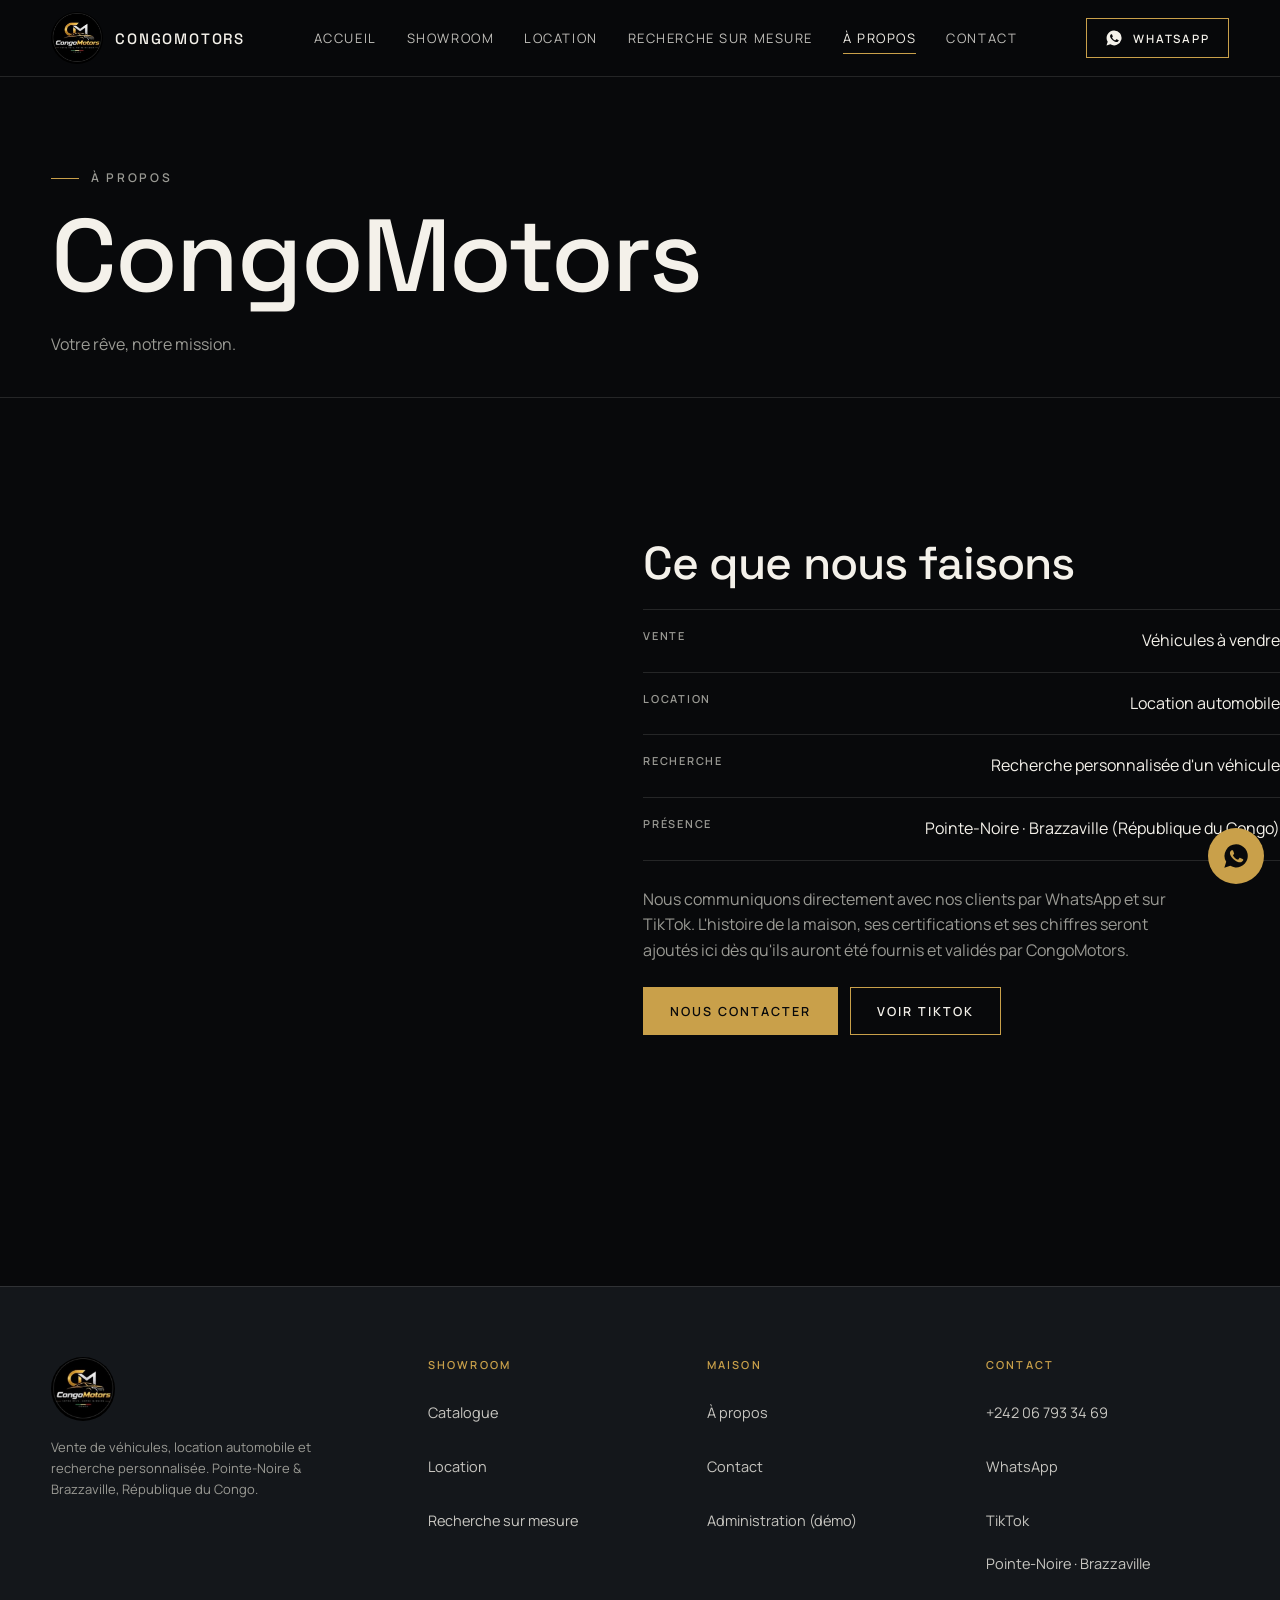
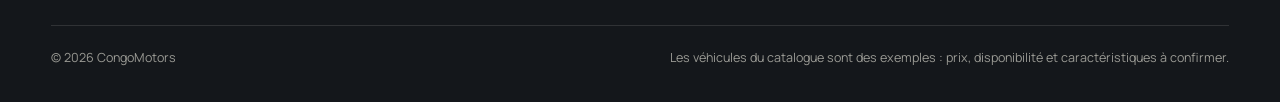
<file: a-propos.html>
<!doctype html>
<html lang="fr">
<head>
<meta charset="utf-8">
<meta name="viewport" content="width=device-width,initial-scale=1,viewport-fit=cover">
<title>À propos — CongoMotors</title>
<meta name="description" content="CongoMotors : vente, location et recherche personnalisée de véhicules à Pointe-Noire et Brazzaville.">
<meta name="theme-color" content="#08090B">
<link rel="icon" href="assets/congomotors-logo-reference.jpg">
<link rel="preload" href="assets/fonts/manrope-latin-wght-normal.woff2" as="font" type="font/woff2" crossorigin>
<link rel="preload" href="assets/fonts/space-grotesk-latin-wght-normal.woff2" as="font" type="font/woff2" crossorigin>
<link rel="stylesheet" href="css/style.css">
</head>
<body>
<a class="skip" href="#main">Aller au contenu</a>
<header id="hdr"></header>
<main id="main">
<section class="pagehead"><div class="wrap"><p class="eyebrow">À propos</p><h1>CongoMotors</h1><p>Votre rêve, notre mission.</p></div></section>
<section class="sec"><div class="wrap two" style="padding-top:0">
 <div><img data-img-reveal src="assets/congomotors-logo-reference.jpg" width="195" height="195" alt="Logo CongoMotors" style="width:min(320px,70%);border-radius:50%;border:1px solid var(--line)"></div>
 <div data-rv><h2 style="font-size:clamp(28px,3.6vw,48px);margin-bottom:22px">Ce que nous faisons</h2>
 <ul class="list-plain"><li><span>Vente</span><span>Véhicules à vendre</span></li><li><span>Location</span><span>Location automobile</span></li><li><span>Recherche</span><span>Recherche personnalisée d'un véhicule</span></li><li><span>Présence</span><span>Pointe-Noire · Brazzaville (République du Congo)</span></li></ul>
 <p style="color:var(--muted);margin-top:26px;max-width:56ch">Nous communiquons directement avec nos clients par WhatsApp et sur TikTok. L'histoire de la maison, ses certifications et ses chiffres seront ajoutés ici dès qu'ils auront été fournis et validés par CongoMotors.</p>
 <div class="actions"><a class="btn solid" href="contact.html">Nous contacter</a><a class="btn" target="_blank" rel="noopener" href="https://www.tiktok.com/@antonyfranckloufimpou111">Voir TikTok</a></div></div>
</div></section>
</main>
<footer id="ftr"></footer>
<script src="data/vehicles.js"></script>
<script src="data/images.js"></script>
<script src="js/store.js"></script>
<script src="js/common.js"></script>

</body>
</html>
</file>
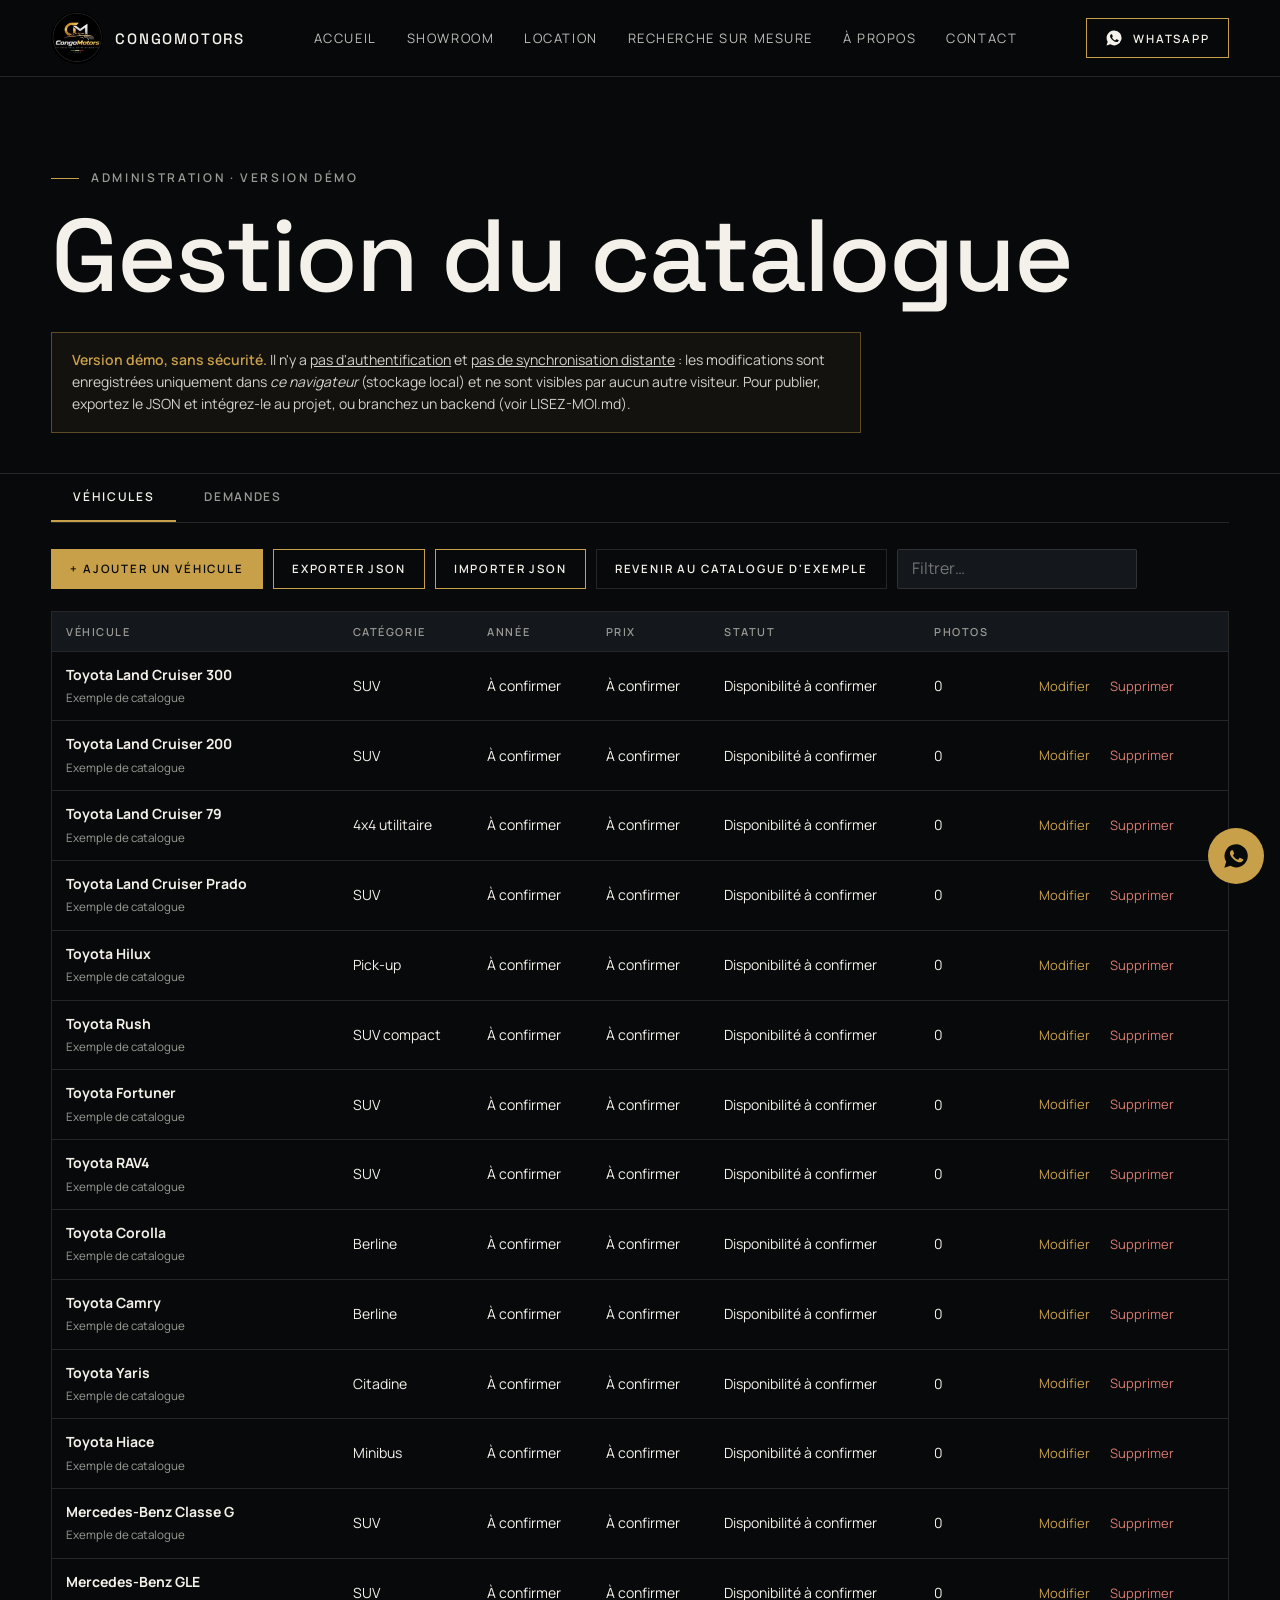
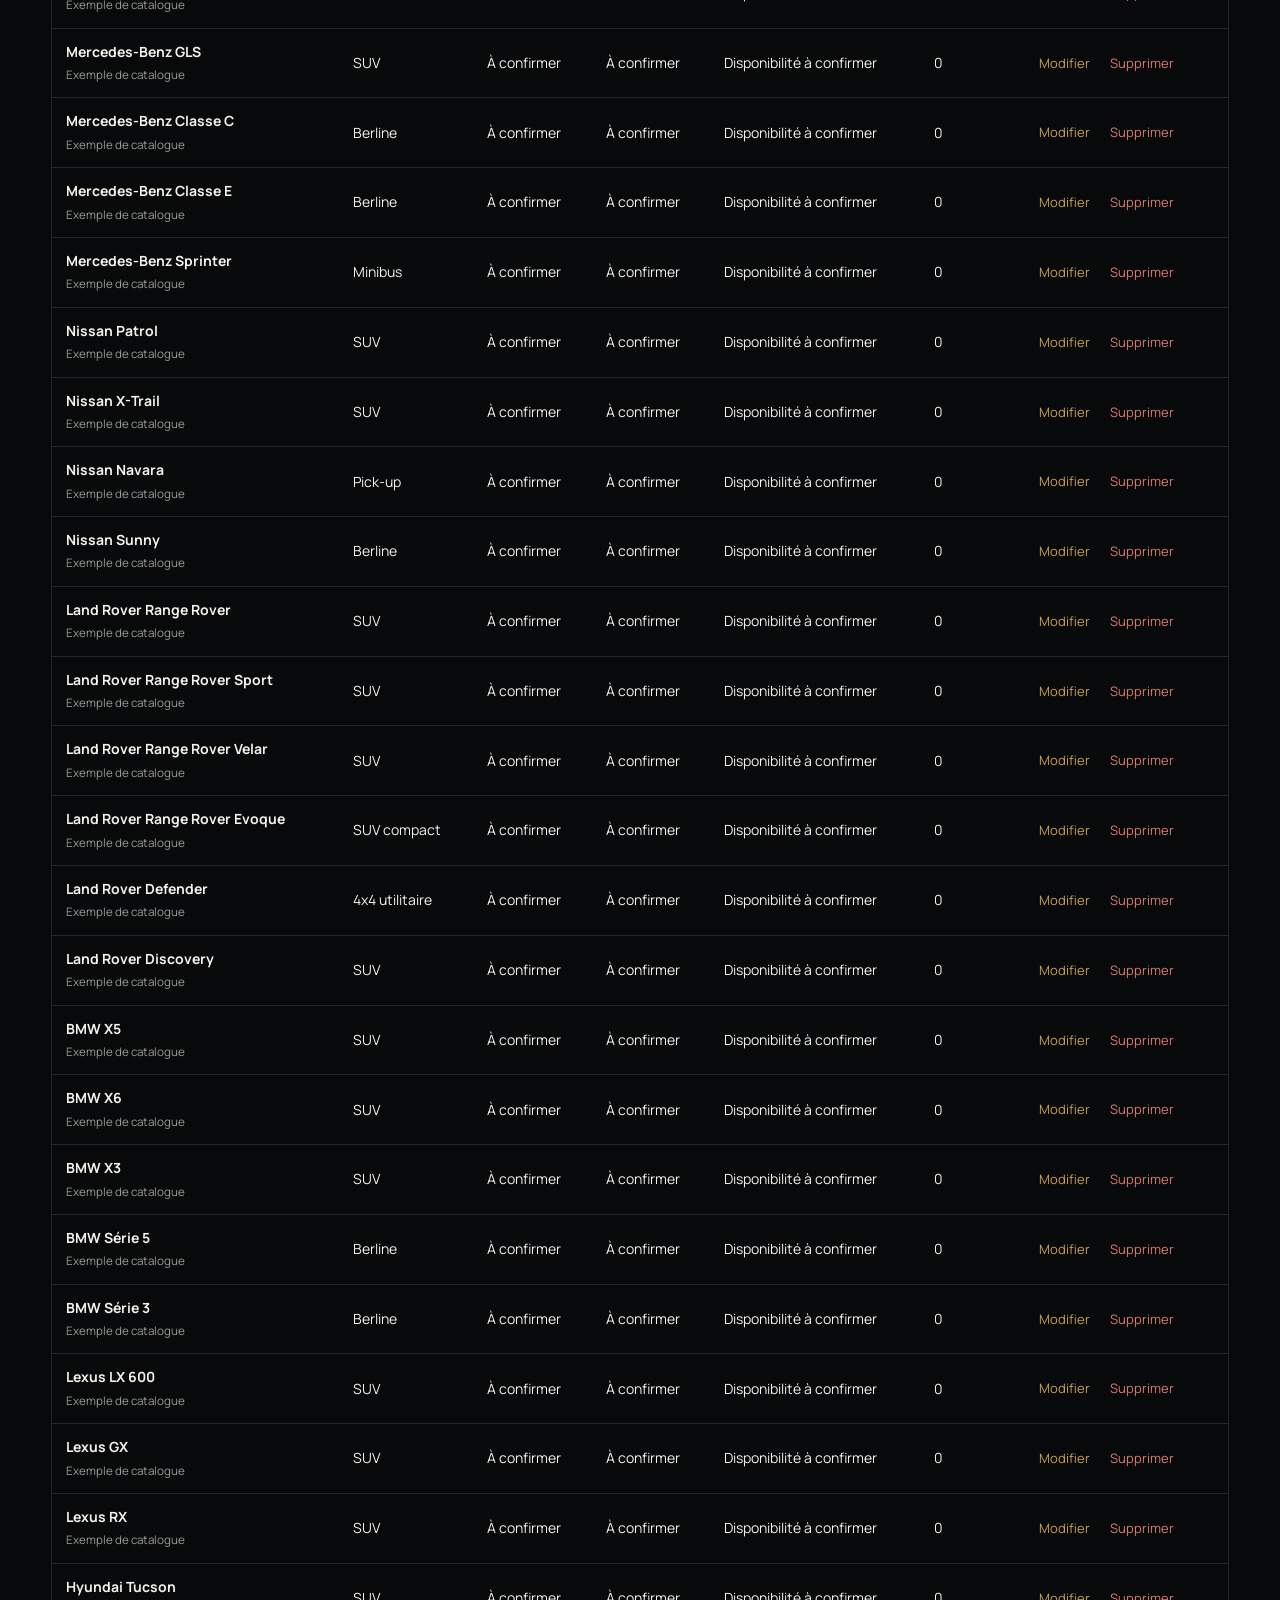
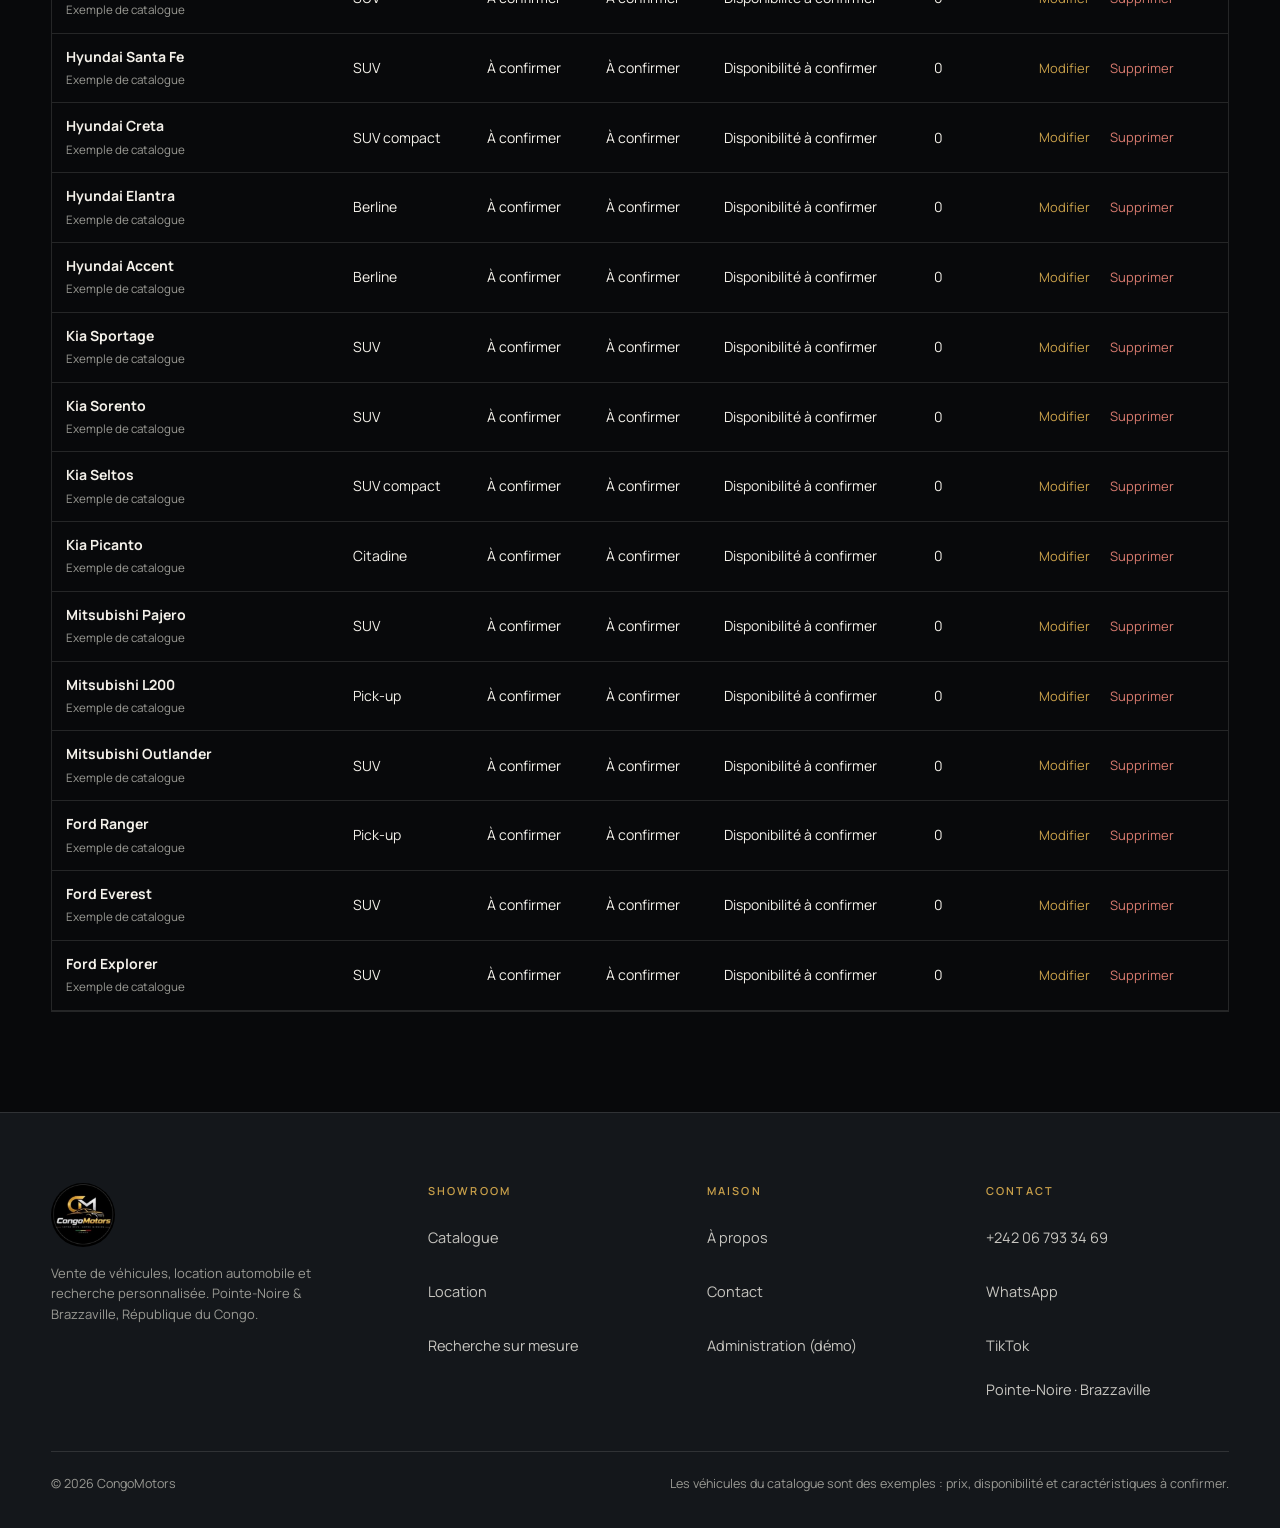
<file: admin.html>
<!doctype html>
<html lang="fr">
<head>
<meta charset="utf-8">
<meta name="viewport" content="width=device-width,initial-scale=1,viewport-fit=cover">
<title>Administration (démo) — CongoMotors</title>
<meta name="description" content="Console d'administration de démonstration.">
<meta name="theme-color" content="#08090B">
<meta name="robots" content="noindex,nofollow">
<link rel="icon" href="assets/congomotors-logo-reference.jpg">
<link rel="preload" href="assets/fonts/manrope-latin-wght-normal.woff2" as="font" type="font/woff2" crossorigin>
<link rel="preload" href="assets/fonts/space-grotesk-latin-wght-normal.woff2" as="font" type="font/woff2" crossorigin>
<link rel="stylesheet" href="css/style.css">
</head>
<body>
<a class="skip" href="#main">Aller au contenu</a>
<header id="hdr"></header>
<main id="main">
<section class="pagehead"><div class="wrap"><p class="eyebrow">Administration · version démo</p><h1>Gestion du catalogue</h1>
<div class="notice" style="margin-top:22px;max-width:90ch"><strong>Version démo, sans sécurité.</strong> Il n'y a <u>pas d'authentification</u> et <u>pas de synchronisation distante</u> : les modifications sont enregistrées uniquement dans <em>ce navigateur</em> (stockage local) et ne sont visibles par aucun autre visiteur. Pour publier, exportez le JSON et intégrez-le au projet, ou branchez un backend (voir LISEZ-MOI.md).</div></div></section>
<div class="wrap" style="padding-bottom:100px">
 <div class="tabs" role="tablist"><button role="tab" aria-selected="true" data-tab="veh">Véhicules</button><button role="tab" aria-selected="false" data-tab="req">Demandes</button></div>
 <div id="tab-veh">
  <div class="admin-bar"><button class="btn solid sm" id="addV">+ Ajouter un véhicule</button><button class="btn sm" id="exp">Exporter JSON</button><label class="btn sm" for="imp" style="cursor:pointer">Importer JSON</label><input id="imp" type="file" accept="application/json" hidden><button class="btn sm ghost" id="rst">Revenir au catalogue d'exemple</button><input id="aq" type="search" placeholder="Filtrer…" style="max-width:240px;min-height:40px"></div>
  <div class="tbl-wrap"><table class="tbl"><thead><tr><th>Véhicule</th><th>Catégorie</th><th>Année</th><th>Prix</th><th>Statut</th><th>Photos</th><th></th></tr></thead><tbody id="vrows"></tbody></table></div>
 </div>
 <div id="tab-req" hidden>
  <p class="fnote" style="margin-bottom:14px">Demandes préparées depuis ce navigateur (clic sur WhatsApp / formulaires). Le suivi d'envoi réel se fait dans WhatsApp.</p>
  <div class="admin-bar"><button class="btn sm ghost" id="clrReq">Vider la liste</button></div>
  <div class="tbl-wrap"><table class="tbl"><thead><tr><th>Date</th><th>Type</th><th>Objet</th><th>Message</th></tr></thead><tbody id="rrows"></tbody></table></div>
 </div>
</div>
<dialog id="dlg"><form method="dialog" id="vform"><h3 id="dtitle">Véhicule</h3>
 <div class="formgrid">
  <div class="field"><label for="f_brand">Marque *</label><input id="f_brand" required></div>
  <div class="field"><label for="f_model">Modèle *</label><input id="f_model" required></div>
  <div class="field"><label for="f_cat">Catégorie *</label><input id="f_cat" list="cats" required><datalist id="cats"></datalist></div>
  <div class="field"><label for="f_status">Disponibilité</label><select id="f_status"><option value="to_confirm">À confirmer</option><option value="available">Disponible</option><option value="reserved">Réservé</option><option value="sold">Vendu</option></select></div>
  <div class="field"><label for="f_year">Année</label><input id="f_year" type="number" min="1980" max="2100"></div>
  <div class="field"><label for="f_price">Prix (FCFA)</label><input id="f_price" type="number" min="0"></div>
  <div class="field"><label for="f_km">Kilométrage (km)</label><input id="f_km" type="number" min="0"></div>
  <div class="field"><label for="f_fuel">Carburant</label><input id="f_fuel"></div>
  <div class="field"><label for="f_gear">Boîte</label><input id="f_gear"></div>
  <div class="field"><label for="f_flags">Options</label><select id="f_flags"><option value="sale">Vente</option><option value="rent">Vente + location possible</option></select></div>
  <div class="field full"><label for="f_ex">Mention</label><select id="f_ex"><option value="1">Exemple de catalogue (véhicule non confirmé)</option><option value="0">Véhicule réel confirmé en stock</option></select></div>
  <div class="field full"><span class="flabel">Photos (JPG/PNG/WebP — réduites automatiquement)</span><div class="imgs-edit" id="imgsEdit"></div><input id="f_files" type="file" accept="image/*" multiple style="margin-top:8px"></div>
 </div>
 <div class="actions"><button class="btn solid" value="save" id="saveBtn">Enregistrer</button><button class="btn ghost" value="cancel" formnovalidate>Annuler</button></div>
</form></dialog>
</main>
<footer id="ftr"></footer>
<script src="data/vehicles.js"></script>
<script src="data/images.js"></script>
<script src="js/store.js"></script>
<script src="js/common.js"></script>
<script src="js/admin.js"></script>
</body>
</html>
</file>
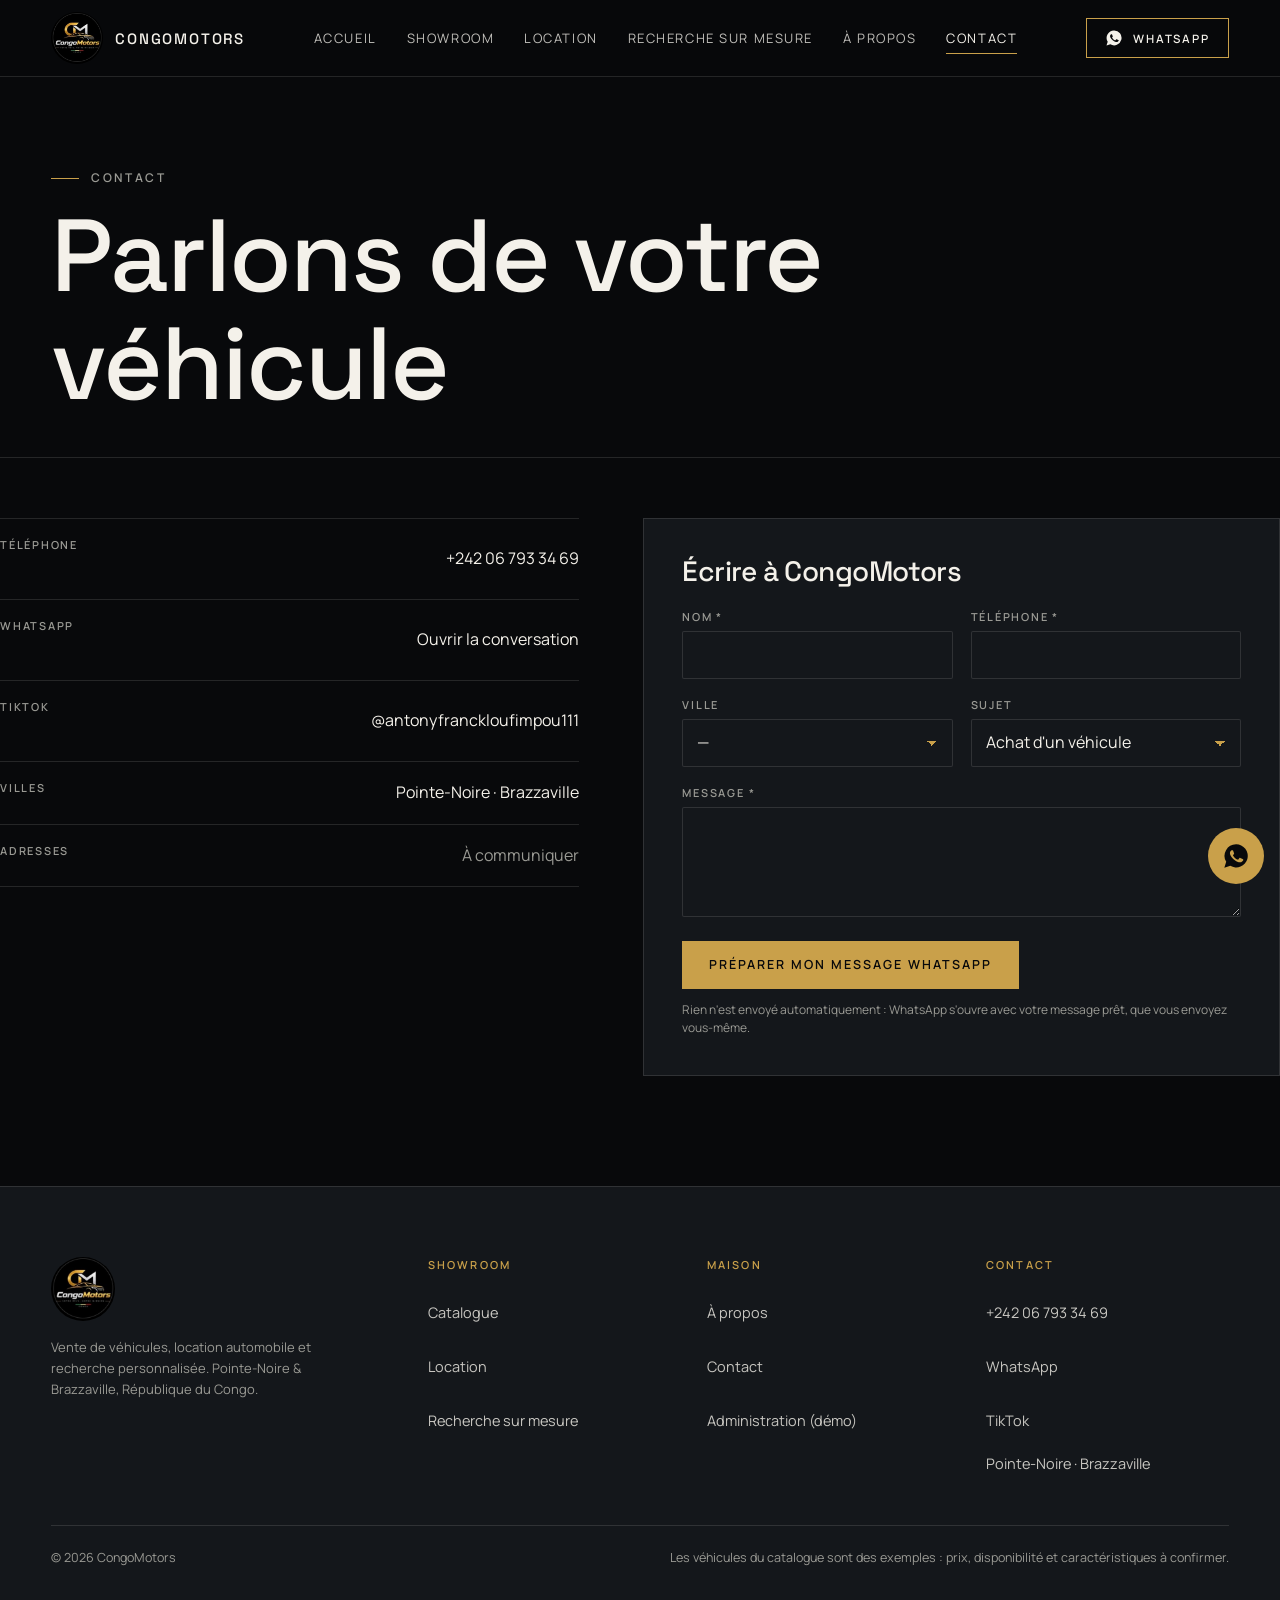
<file: contact.html>
<!doctype html>
<html lang="fr">
<head>
<meta charset="utf-8">
<meta name="viewport" content="width=device-width,initial-scale=1,viewport-fit=cover">
<title>Contact — CongoMotors</title>
<meta name="description" content="Contactez CongoMotors : téléphone, WhatsApp, TikTok. Pointe-Noire et Brazzaville.">
<meta name="theme-color" content="#08090B">
<link rel="icon" href="assets/congomotors-logo-reference.jpg">
<link rel="preload" href="assets/fonts/manrope-latin-wght-normal.woff2" as="font" type="font/woff2" crossorigin>
<link rel="preload" href="assets/fonts/space-grotesk-latin-wght-normal.woff2" as="font" type="font/woff2" crossorigin>
<link rel="stylesheet" href="css/style.css">
</head>
<body>
<a class="skip" href="#main">Aller au contenu</a>
<header id="hdr"></header>
<main id="main">
<section class="pagehead"><div class="wrap"><p class="eyebrow">Contact</p><h1>Parlons de votre véhicule</h1></div></section>
<div class="wrap two">
 <div><ul class="list-plain"><li><span>Téléphone</span><a href="tel:+242067933469">+242 06 793 34 69</a></li><li><span>WhatsApp</span><a target="_blank" rel="noopener" id="cWa" href="#">Ouvrir la conversation</a></li><li><span>TikTok</span><a target="_blank" rel="noopener" href="https://www.tiktok.com/@antonyfranckloufimpou111">@antonyfranckloufimpou111</a></li><li><span>Villes</span><span>Pointe-Noire · Brazzaville</span></li><li><span>Adresses</span><span style="color:var(--muted)">À communiquer</span></li></ul></div>
 <form class="card" id="contactForm" novalidate>
  <h3 style="font-size:28px;margin-bottom:22px">Écrire à CongoMotors</h3>
  <div class="formgrid">
   <div class="field"><label for="c_name">Nom *</label><input id="c_name" name="Nom" required autocomplete="name"></div>
   <div class="field"><label for="c_phone">Téléphone *</label><input id="c_phone" name="Téléphone" required inputmode="tel" autocomplete="tel"></div>
   <div class="field"><label for="c_city">Ville</label><select id="c_city" name="Ville"><option value="">—</option><option>Pointe-Noire</option><option>Brazzaville</option></select></div>
   <div class="field"><label for="c_sub">Sujet</label><select id="c_sub" name="Sujet"><option>Achat d'un véhicule</option><option>Location</option><option>Recherche personnalisée</option><option>Autre</option></select></div>
   <div class="field full"><label for="c_msg">Message *</label><textarea id="c_msg" name="Message" required></textarea></div>
  </div>
  <div class="actions"><button class="btn solid wa" type="submit">Préparer mon message WhatsApp</button></div>
  <p class="fnote" style="margin-top:12px">Rien n'est envoyé automatiquement : WhatsApp s'ouvre avec votre message prêt, que vous envoyez vous-même.</p>
  <div class="status" id="contactStatus" role="status"></div>
 </form>
</div>
</main>
<footer id="ftr"></footer>
<script src="data/vehicles.js"></script>
<script src="data/images.js"></script>
<script src="js/store.js"></script>
<script src="js/common.js"></script>
<script src="js/forms.js"></script><script src="js/contact.js"></script>
</body>
</html>
</file>
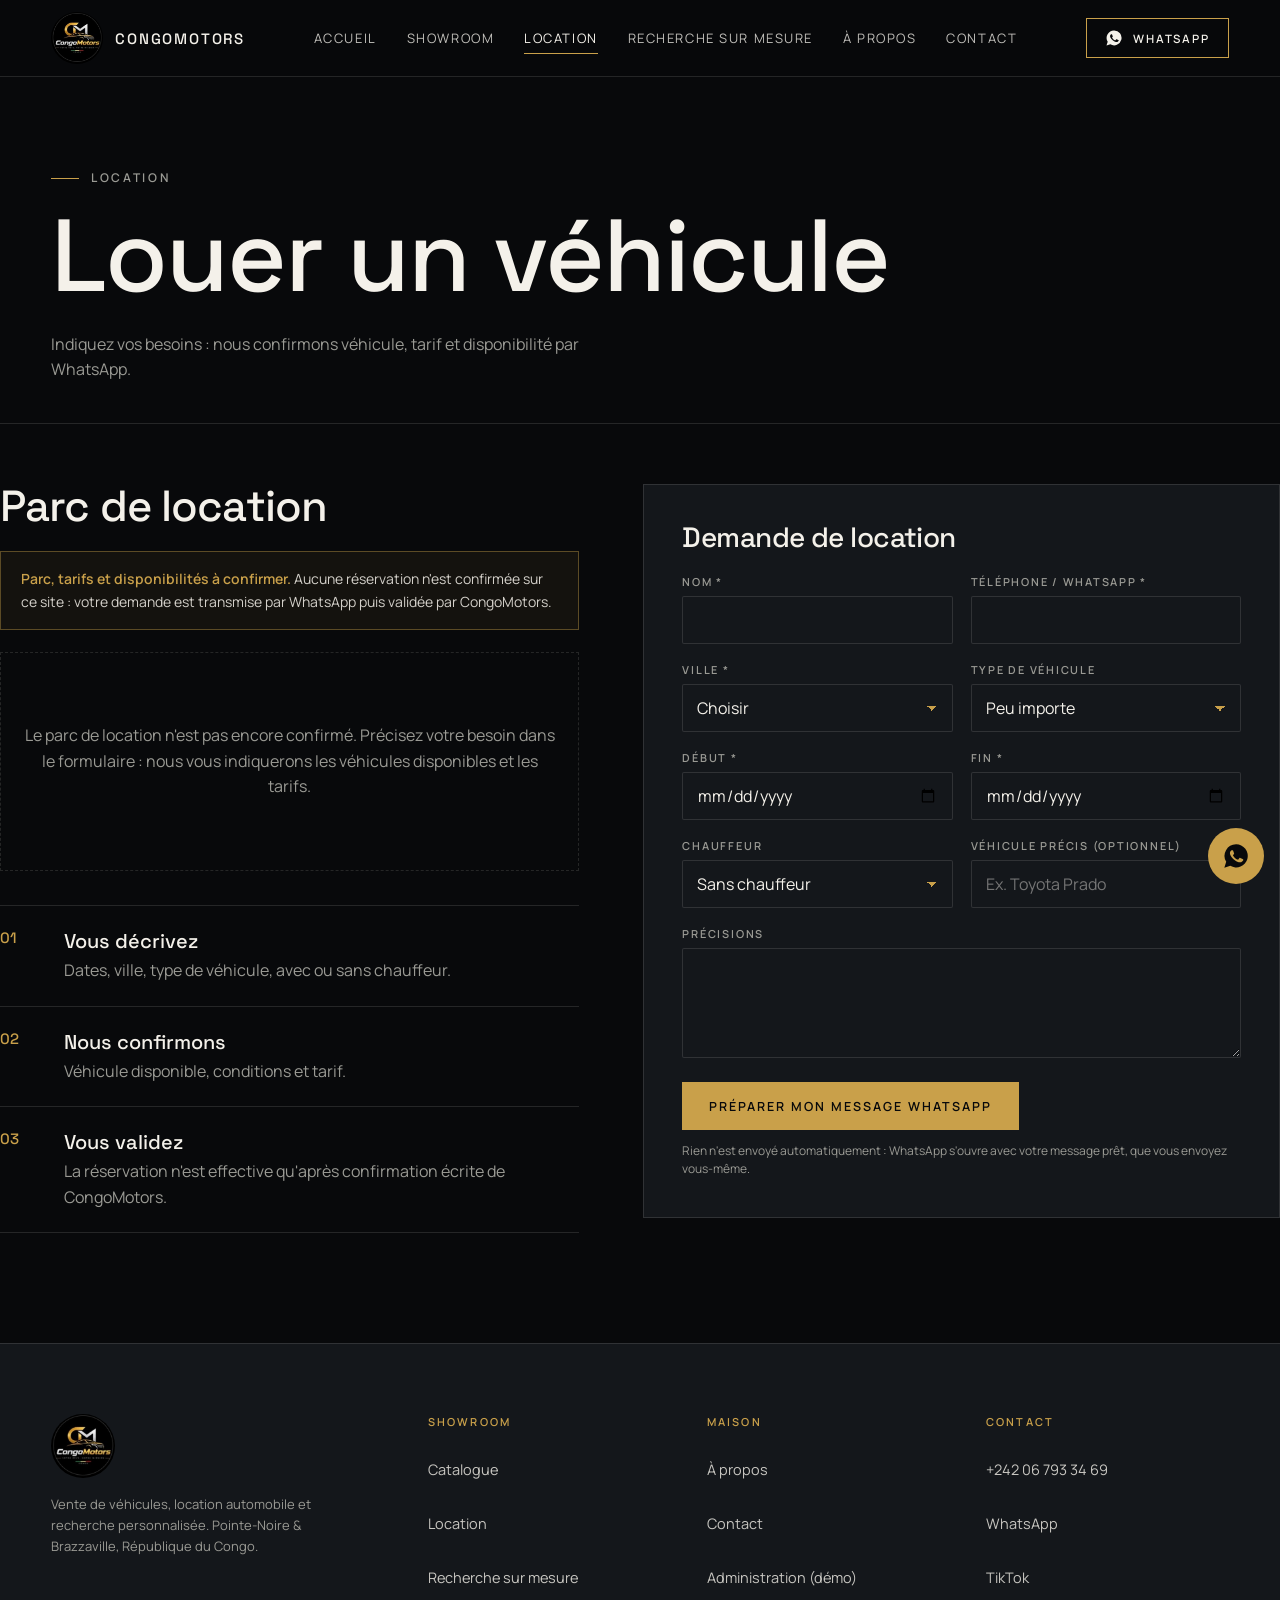
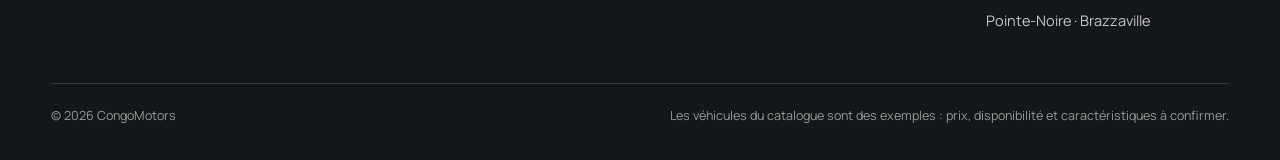
<file: location.html>
<!doctype html>
<html lang="fr">
<head>
<meta charset="utf-8">
<meta name="viewport" content="width=device-width,initial-scale=1,viewport-fit=cover">
<title>Location automobile — CongoMotors</title>
<meta name="description" content="Demandez la location d'un véhicule à Pointe-Noire ou Brazzaville auprès de CongoMotors.">
<meta name="theme-color" content="#08090B">
<link rel="icon" href="assets/congomotors-logo-reference.jpg">
<link rel="preload" href="assets/fonts/manrope-latin-wght-normal.woff2" as="font" type="font/woff2" crossorigin>
<link rel="preload" href="assets/fonts/space-grotesk-latin-wght-normal.woff2" as="font" type="font/woff2" crossorigin>
<link rel="stylesheet" href="css/style.css">
</head>
<body>
<a class="skip" href="#main">Aller au contenu</a>
<header id="hdr"></header>
<main id="main">
<section class="pagehead"><div class="wrap"><p class="eyebrow">Location</p><h1>Louer un véhicule</h1><p>Indiquez vos besoins : nous confirmons véhicule, tarif et disponibilité par WhatsApp.</p></div></section>
<div class="wrap two">
  <div>
    <h2 style="font-size:clamp(28px,3.4vw,44px);margin-bottom:22px">Parc de location</h2>
    <div class="notice" style="margin-bottom:22px"><strong>Parc, tarifs et disponibilités à confirmer.</strong> Aucune réservation n'est confirmée sur ce site : votre demande est transmise par WhatsApp puis validée par CongoMotors.</div>
    <div id="rentalList" class="grid" style="grid-template-columns:1fr"></div>
    <ol class="steps" style="margin-top:34px"><li><b>Vous décrivez</b>Dates, ville, type de véhicule, avec ou sans chauffeur.</li><li><b>Nous confirmons</b>Véhicule disponible, conditions et tarif.</li><li><b>Vous validez</b>La réservation n'est effective qu'après confirmation écrite de CongoMotors.</li></ol>
  </div>
  <form class="card" id="rentForm" novalidate>
    <h3 style="font-size:28px;margin-bottom:22px">Demande de location</h3>
    <div class="formgrid">
      <div class="field"><label for="r_name">Nom *</label><input id="r_name" name="Nom" required autocomplete="name"></div>
      <div class="field"><label for="r_phone">Téléphone / WhatsApp *</label><input id="r_phone" name="Téléphone" required inputmode="tel" autocomplete="tel"></div>
      <div class="field"><label for="r_city">Ville *</label><select id="r_city" name="Ville" required><option value="">Choisir</option><option>Pointe-Noire</option><option>Brazzaville</option></select></div>
      <div class="field"><label for="r_cat">Type de véhicule</label><select id="r_cat" name="Type de véhicule"><option value="">Peu importe</option></select></div>
      <div class="field"><label for="r_from">Début *</label><input id="r_from" name="Début" type="date" required></div>
      <div class="field"><label for="r_to">Fin *</label><input id="r_to" name="Fin" type="date" required></div>
      <div class="field"><label for="r_drv">Chauffeur</label><select id="r_drv" name="Chauffeur"><option>Sans chauffeur</option><option>Avec chauffeur</option><option>À discuter</option></select></div>
      <div class="field"><label for="r_veh">Véhicule précis (optionnel)</label><input id="r_veh" name="Véhicule souhaité" placeholder="Ex. Toyota Prado"></div>
      <div class="field full"><label for="r_note">Précisions</label><textarea id="r_note" name="Précisions"></textarea></div>
    </div>
    <div class="actions"><button class="btn solid wa" type="submit">Préparer mon message WhatsApp</button></div>
    <p class="fnote" style="margin-top:12px">Rien n'est envoyé automatiquement : WhatsApp s'ouvre avec votre message prêt, que vous envoyez vous-même.</p>
    <div class="status" id="rentStatus" role="status"></div>
  </form>
</div>
</main>
<footer id="ftr"></footer>
<script src="data/vehicles.js"></script>
<script src="data/images.js"></script>
<script src="js/store.js"></script>
<script src="js/common.js"></script>
<script src="js/forms.js"></script><script src="js/location.js"></script>
</body>
</html>
</file>
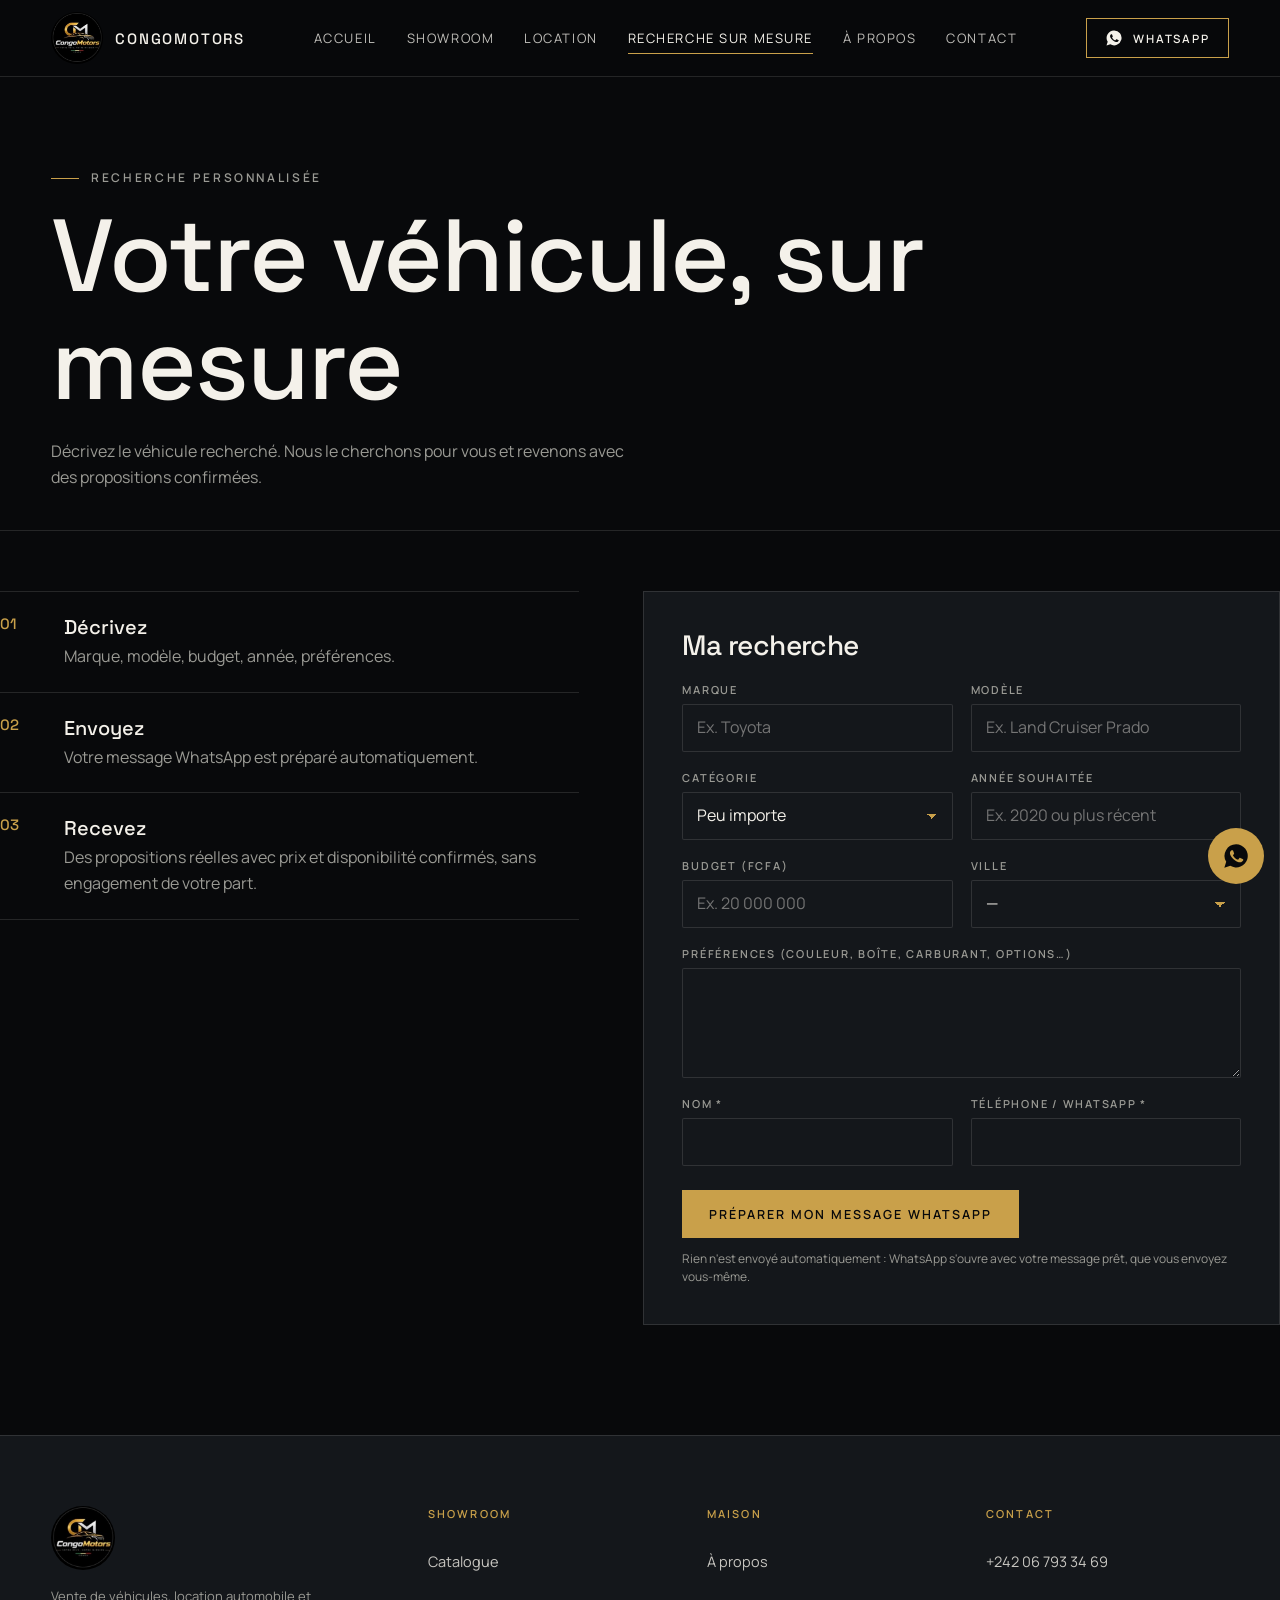
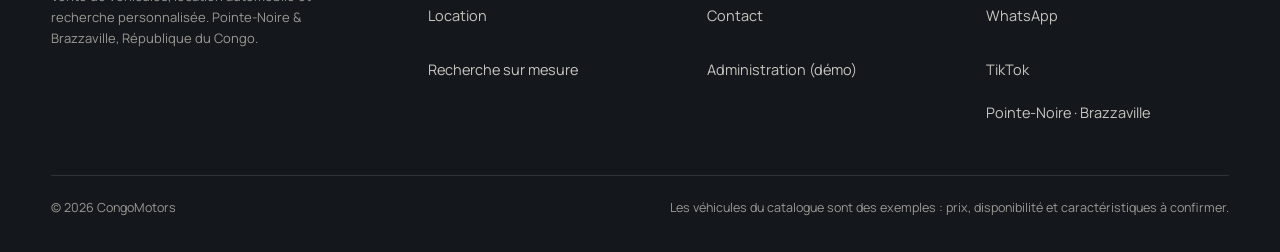
<file: recherche.html>
<!doctype html>
<html lang="fr">
<head>
<meta charset="utf-8">
<meta name="viewport" content="width=device-width,initial-scale=1,viewport-fit=cover">
<title>Recherche personnalisée — CongoMotors</title>
<meta name="description" content="Faites rechercher le véhicule de vos rêves : marque, modèle, budget, année. CongoMotors prépare votre demande WhatsApp.">
<meta name="theme-color" content="#08090B">
<link rel="icon" href="assets/congomotors-logo-reference.jpg">
<link rel="preload" href="assets/fonts/manrope-latin-wght-normal.woff2" as="font" type="font/woff2" crossorigin>
<link rel="preload" href="assets/fonts/space-grotesk-latin-wght-normal.woff2" as="font" type="font/woff2" crossorigin>
<link rel="stylesheet" href="css/style.css">
</head>
<body>
<a class="skip" href="#main">Aller au contenu</a>
<header id="hdr"></header>
<main id="main">
<section class="pagehead"><div class="wrap"><p class="eyebrow">Recherche personnalisée</p><h1>Votre véhicule, sur mesure</h1><p>Décrivez le véhicule recherché. Nous le cherchons pour vous et revenons avec des propositions confirmées.</p></div></section>
<div class="wrap two">
  <ol class="steps"><li><b>Décrivez</b>Marque, modèle, budget, année, préférences.</li><li><b>Envoyez</b>Votre message WhatsApp est préparé automatiquement.</li><li><b>Recevez</b>Des propositions réelles avec prix et disponibilité confirmés, sans engagement de votre part.</li></ol>
  <form class="card" id="searchForm" novalidate>
    <h3 style="font-size:28px;margin-bottom:22px">Ma recherche</h3>
    <div class="formgrid">
      <div class="field"><label for="s_brand">Marque</label><input id="s_brand" name="Marque" list="brands" placeholder="Ex. Toyota"><datalist id="brands"></datalist></div>
      <div class="field"><label for="s_model">Modèle</label><input id="s_model" name="Modèle" placeholder="Ex. Land Cruiser Prado"></div>
      <div class="field"><label for="s_cat">Catégorie</label><select id="s_cat" name="Catégorie"><option value="">Peu importe</option></select></div>
      <div class="field"><label for="s_year">Année souhaitée</label><input id="s_year" name="Année" placeholder="Ex. 2020 ou plus récent" maxlength="30"></div>
      <div class="field"><label for="s_bud">Budget (FCFA)</label><input id="s_bud" name="Budget" placeholder="Ex. 20 000 000"></div>
      <div class="field"><label for="s_city">Ville</label><select id="s_city" name="Ville"><option value="">—</option><option>Pointe-Noire</option><option>Brazzaville</option></select></div>
      <div class="field full"><label for="s_pref">Préférences (couleur, boîte, carburant, options…)</label><textarea id="s_pref" name="Préférences"></textarea></div>
      <div class="field"><label for="s_name">Nom *</label><input id="s_name" name="Nom" required autocomplete="name"></div>
      <div class="field"><label for="s_phone">Téléphone / WhatsApp *</label><input id="s_phone" name="Téléphone" required inputmode="tel" autocomplete="tel"></div>
    </div>
    <div class="actions"><button class="btn solid wa" type="submit">Préparer mon message WhatsApp</button></div>
    <p class="fnote" style="margin-top:12px">Rien n'est envoyé automatiquement : WhatsApp s'ouvre avec votre message prêt, que vous envoyez vous-même.</p>
    <div class="status" id="searchStatus" role="status"></div>
  </form>
</div>
</main>
<footer id="ftr"></footer>
<script src="data/vehicles.js"></script>
<script src="data/images.js"></script>
<script src="js/store.js"></script>
<script src="js/common.js"></script>
<script src="js/forms.js"></script><script src="js/search.js"></script>
</body>
</html>
</file>
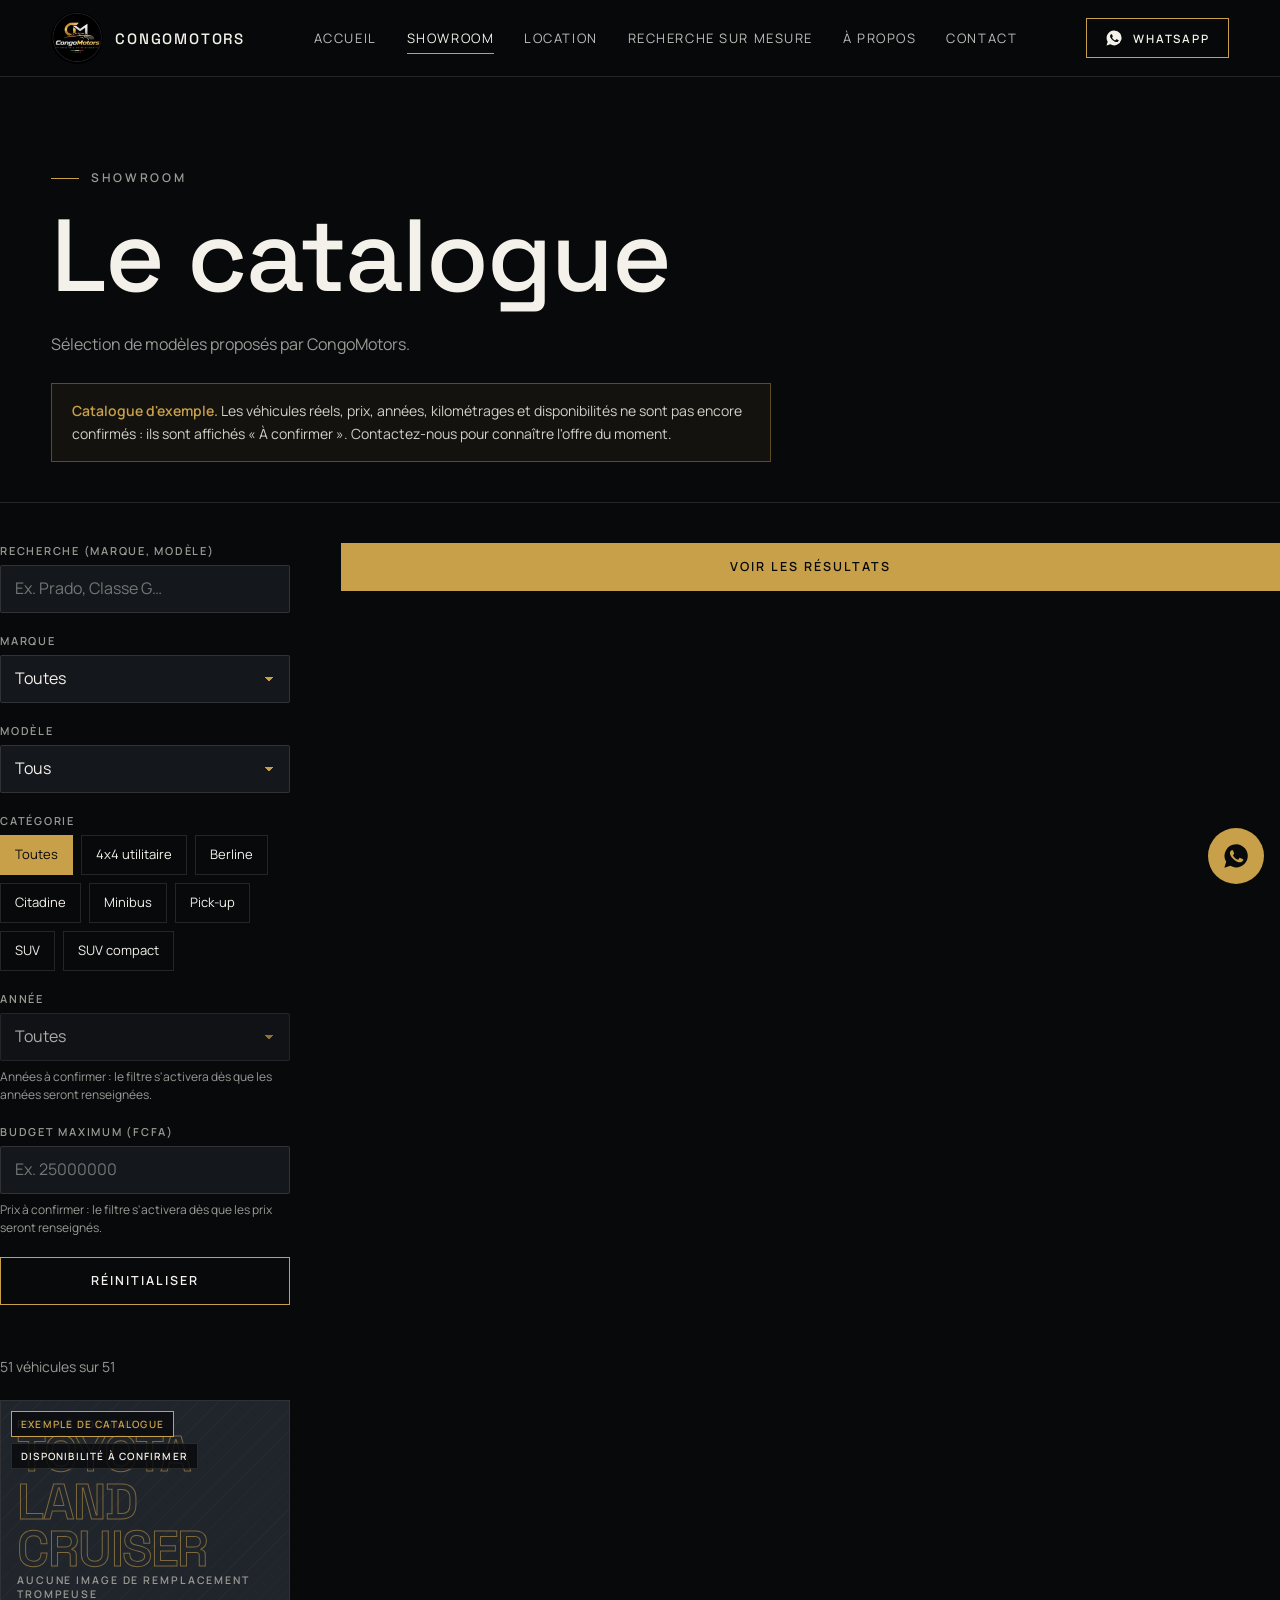
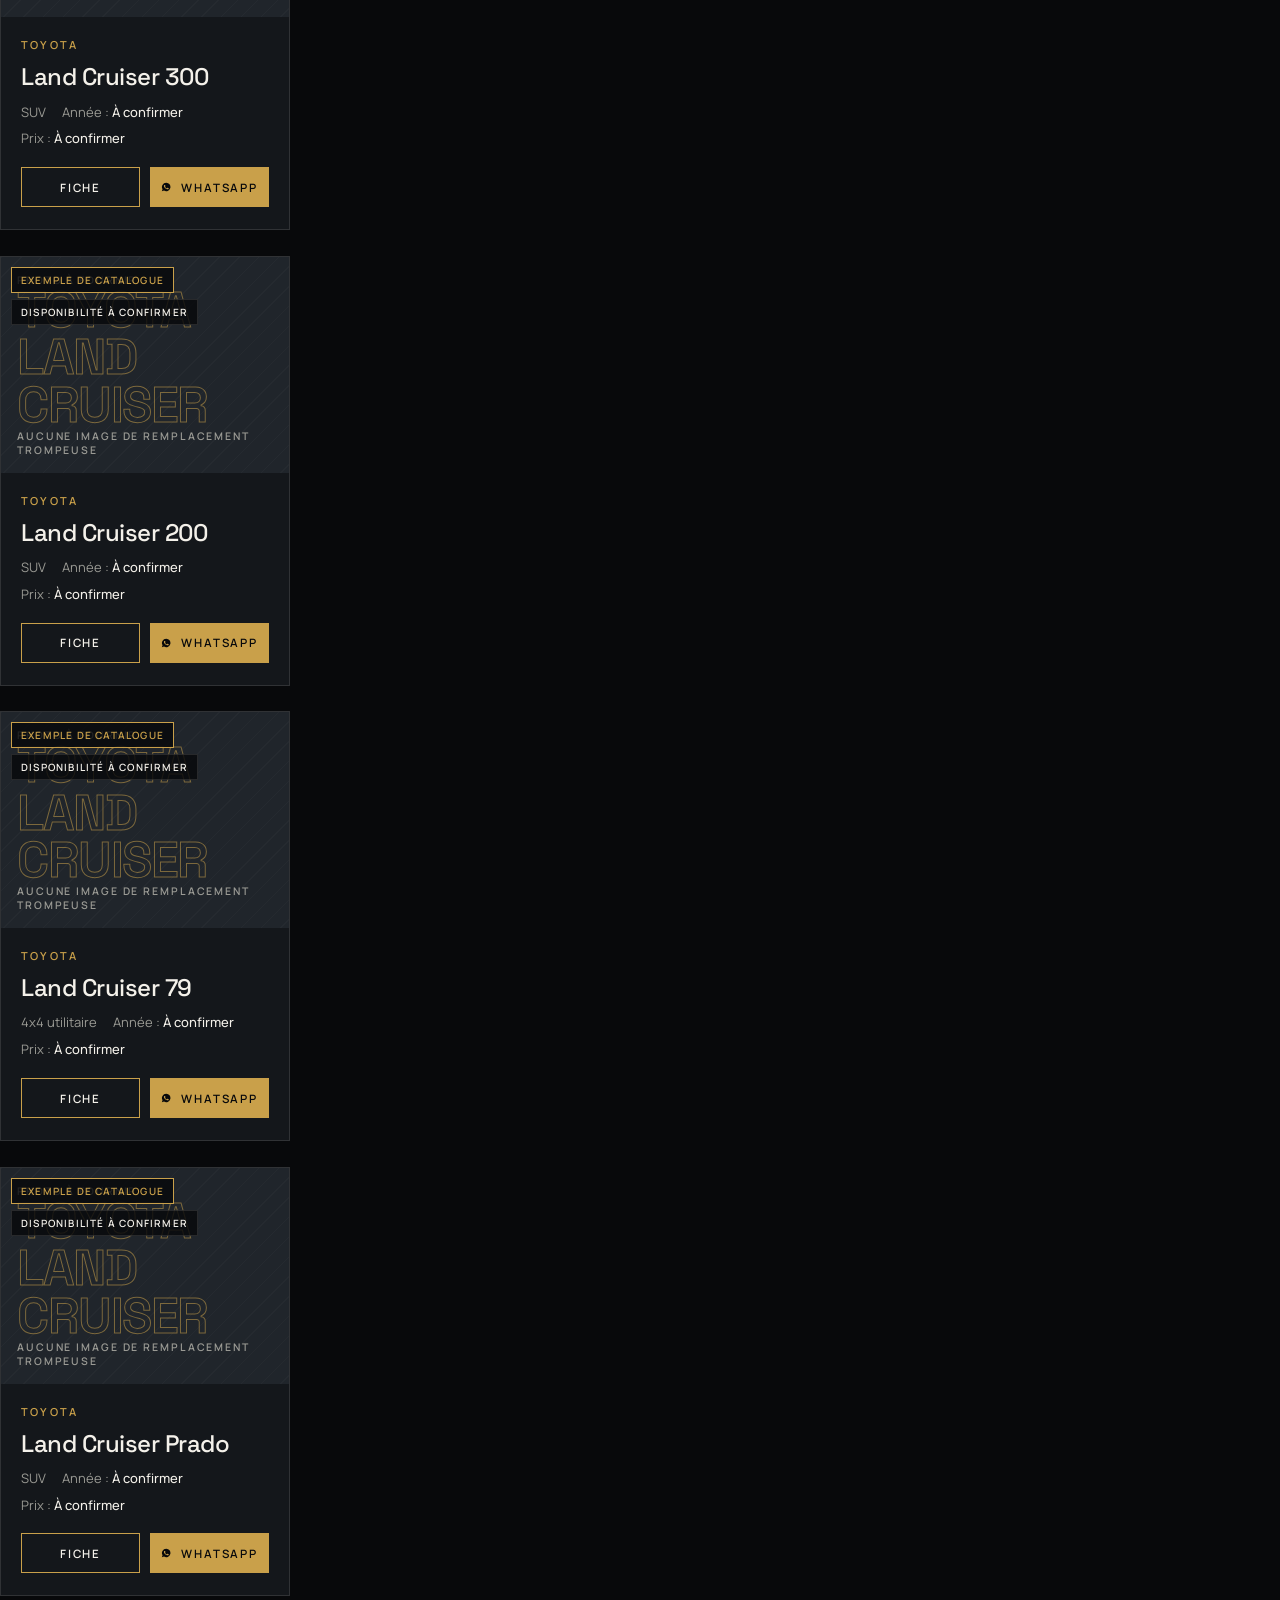
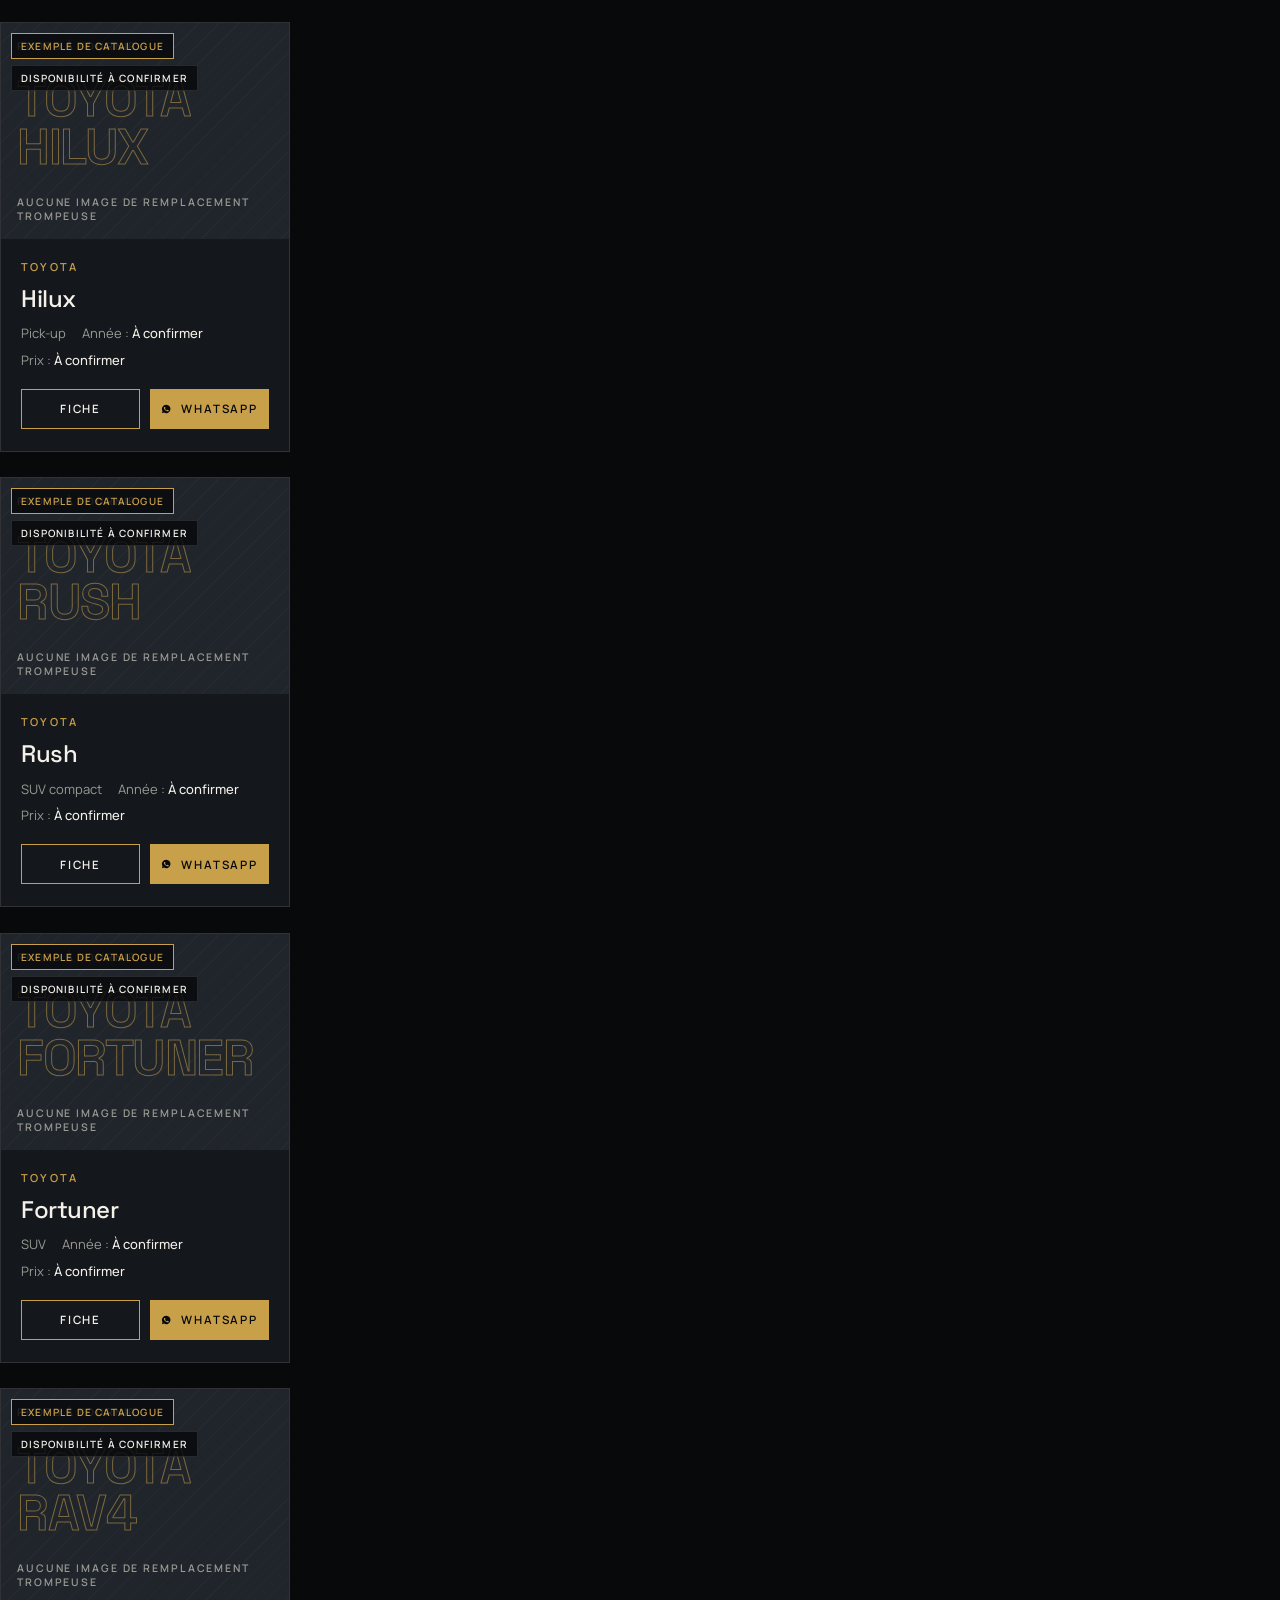
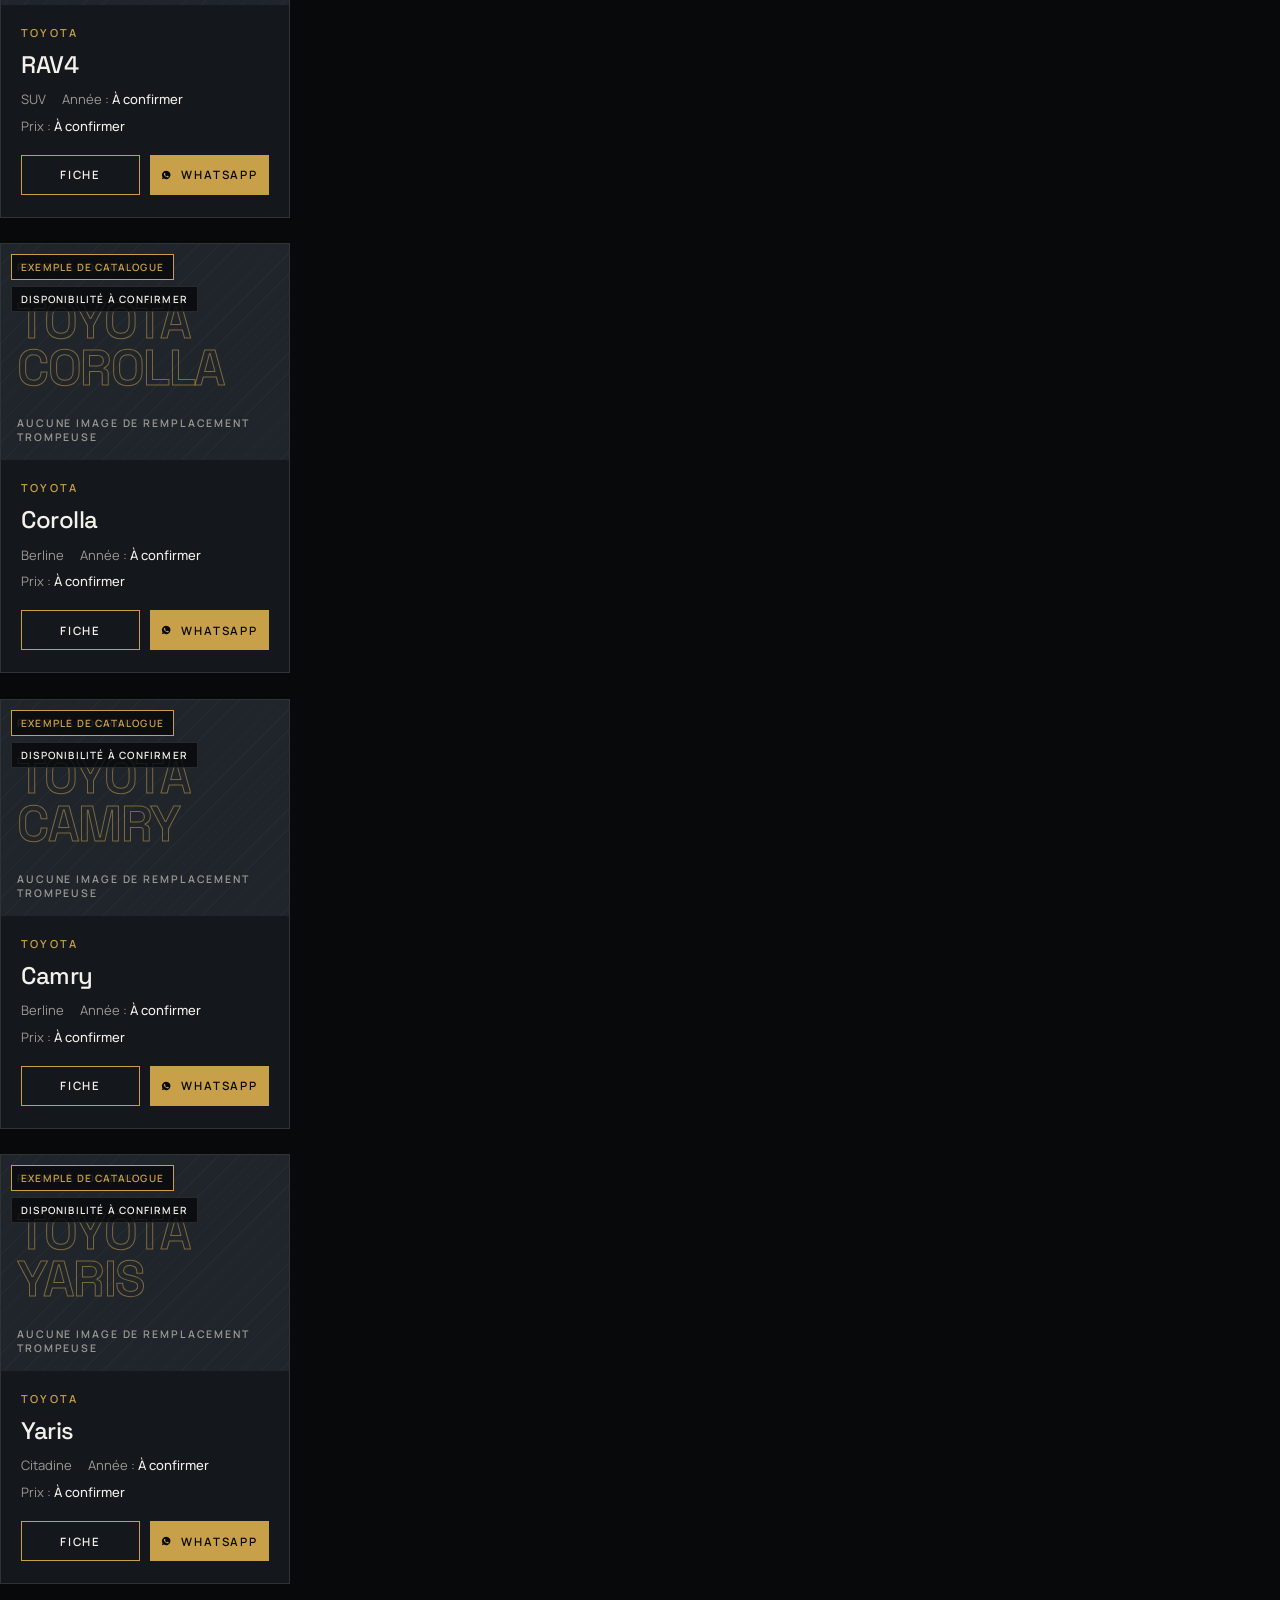
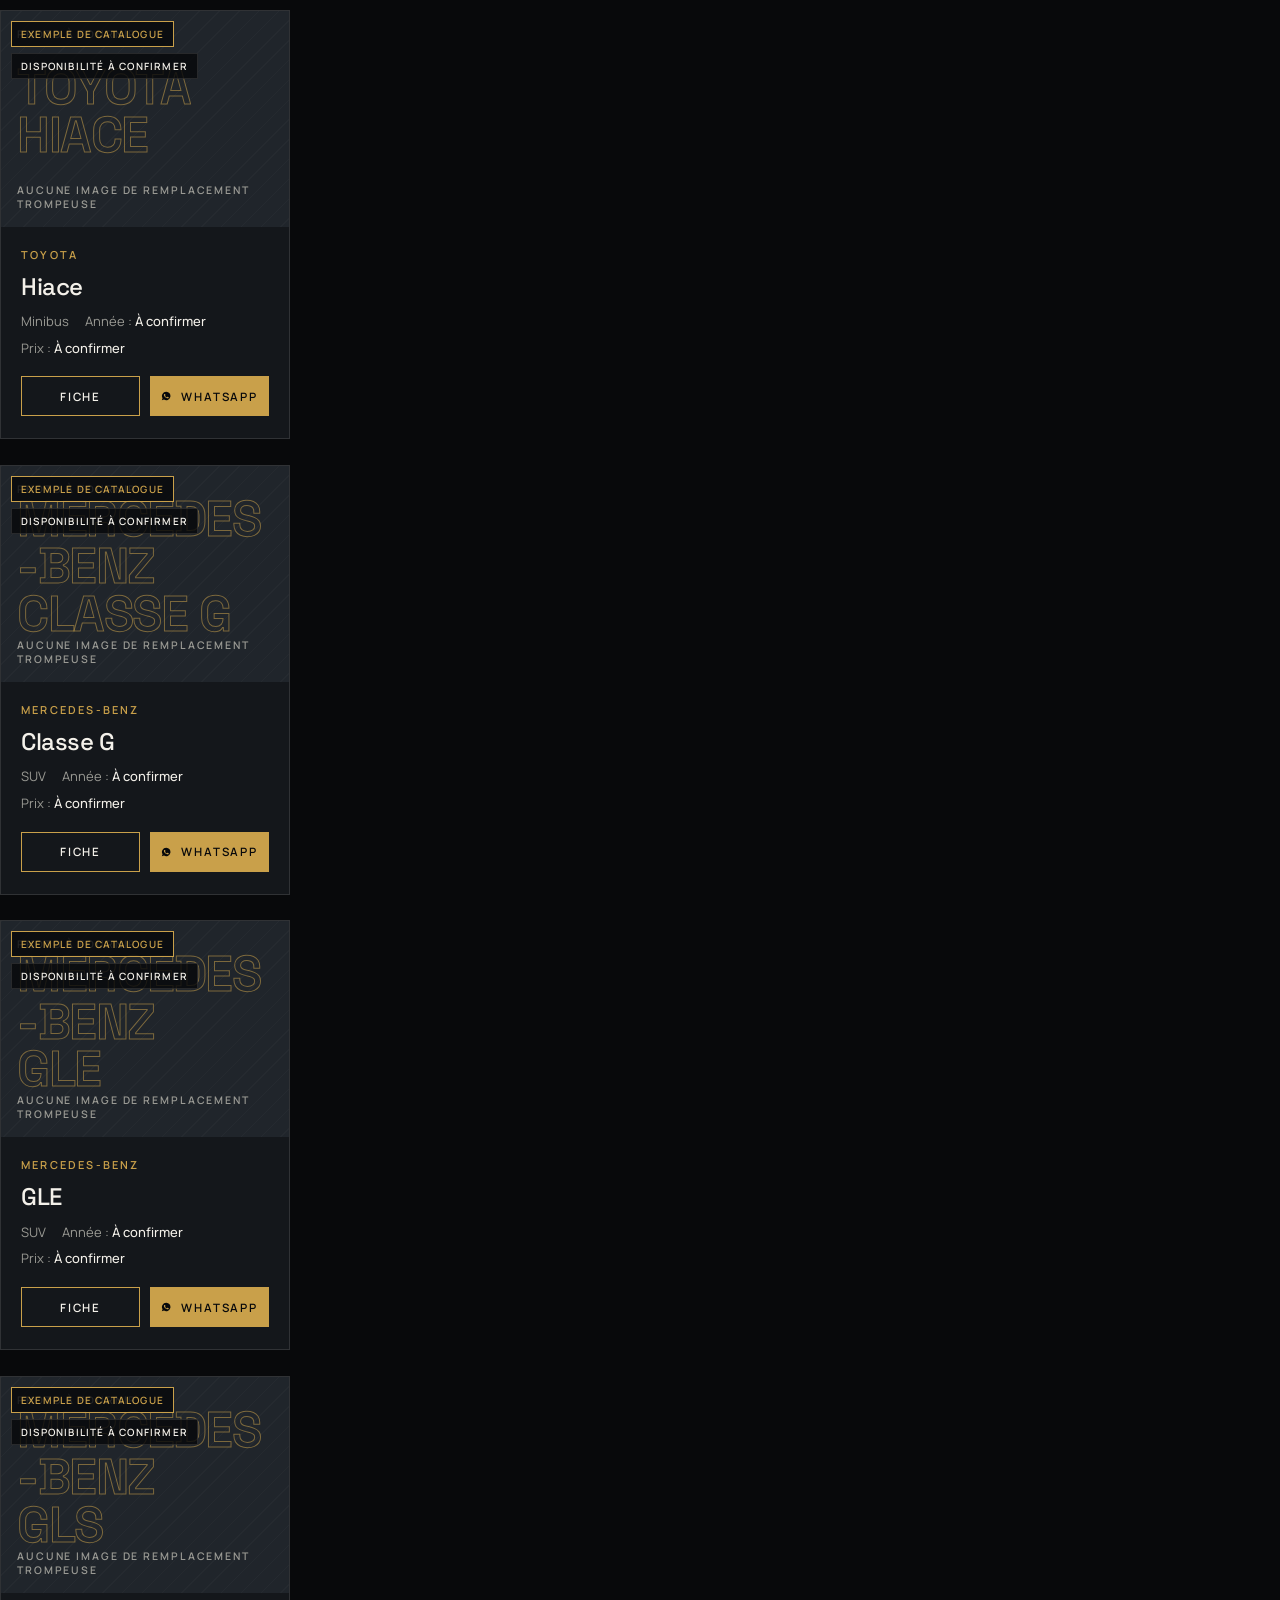
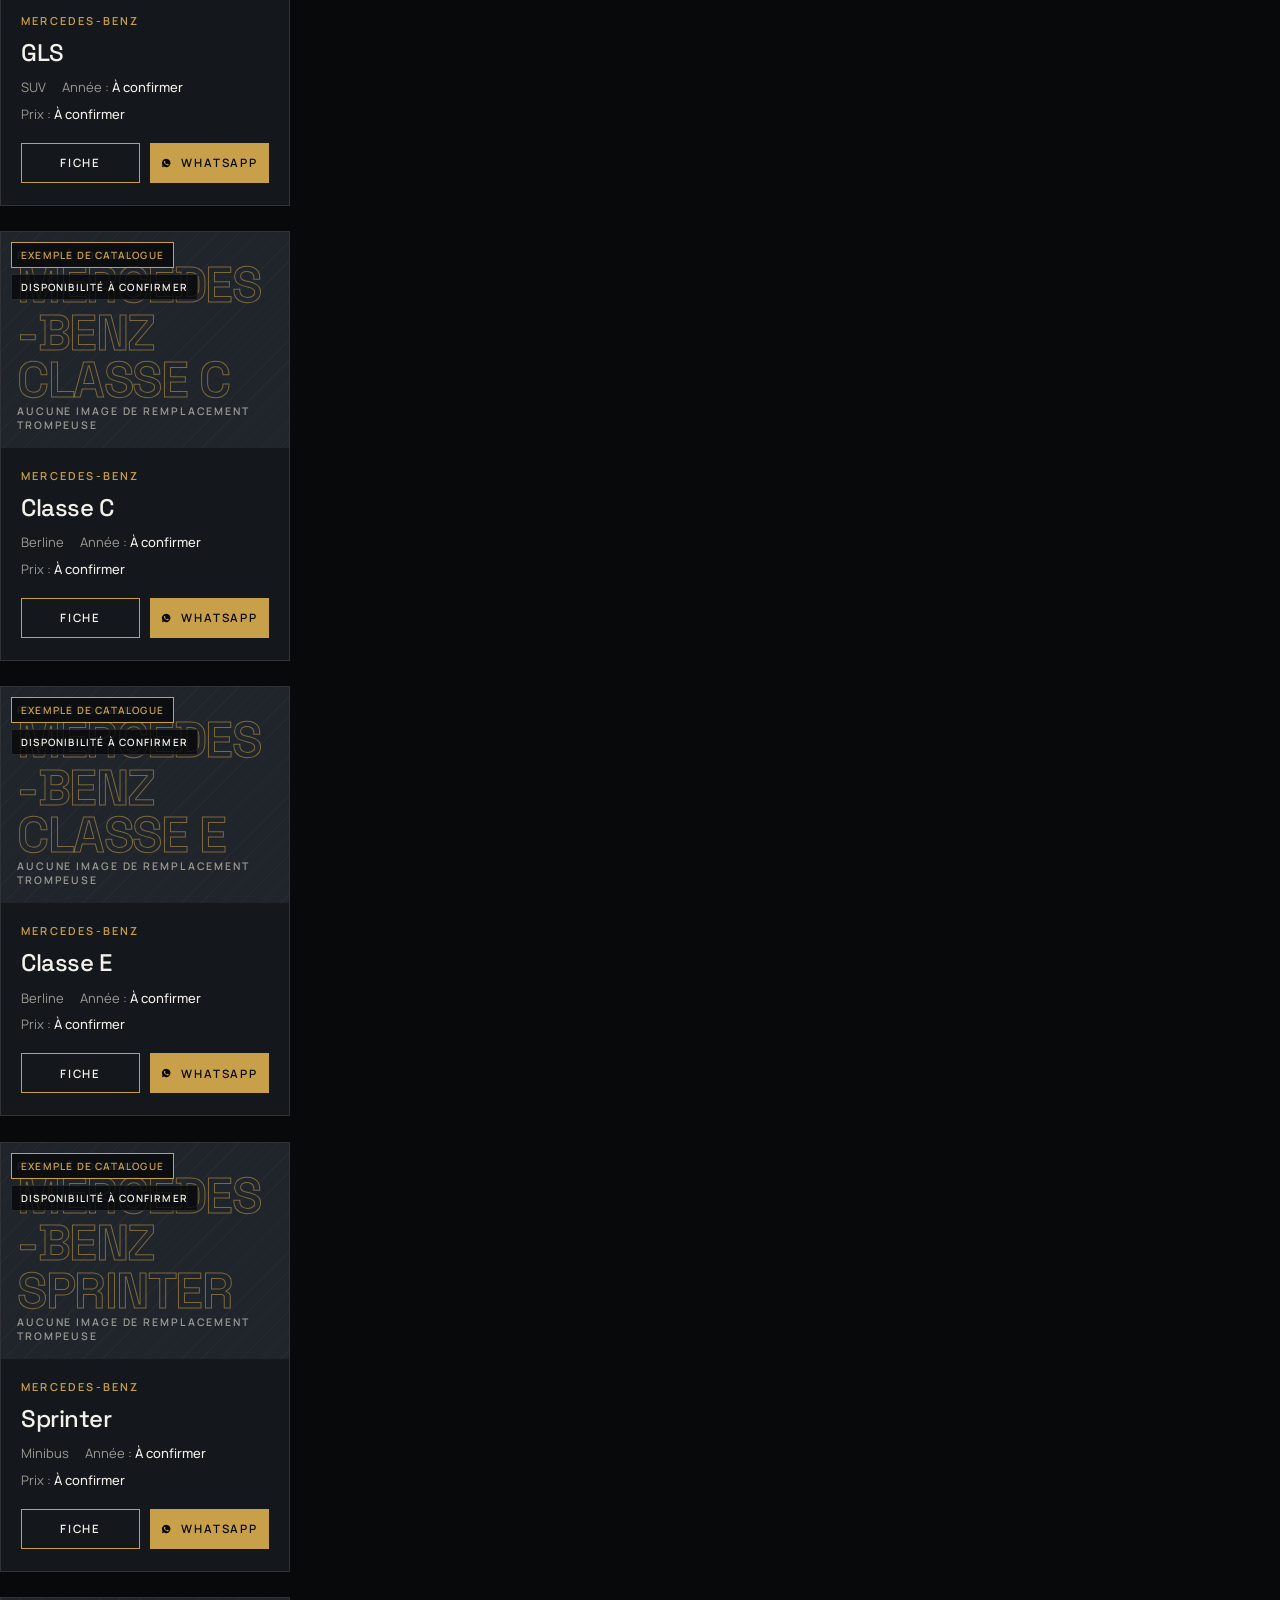
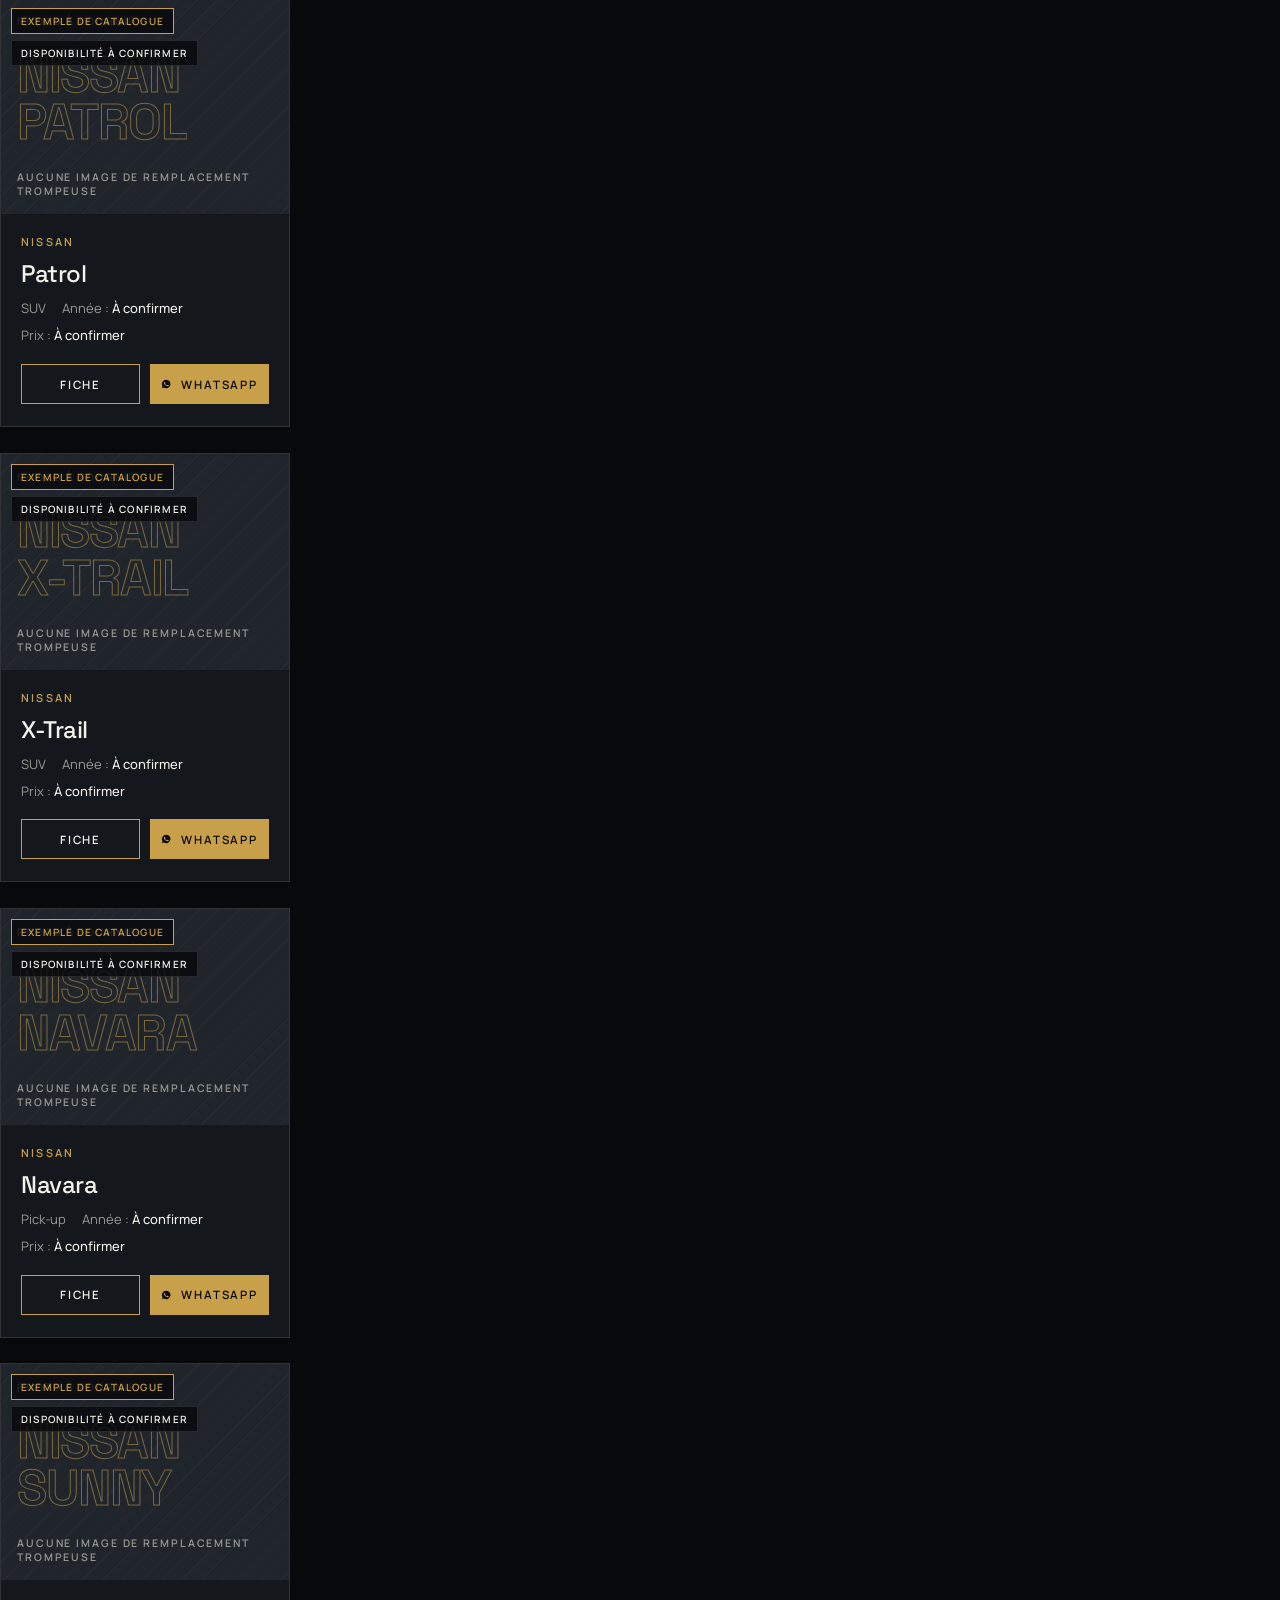
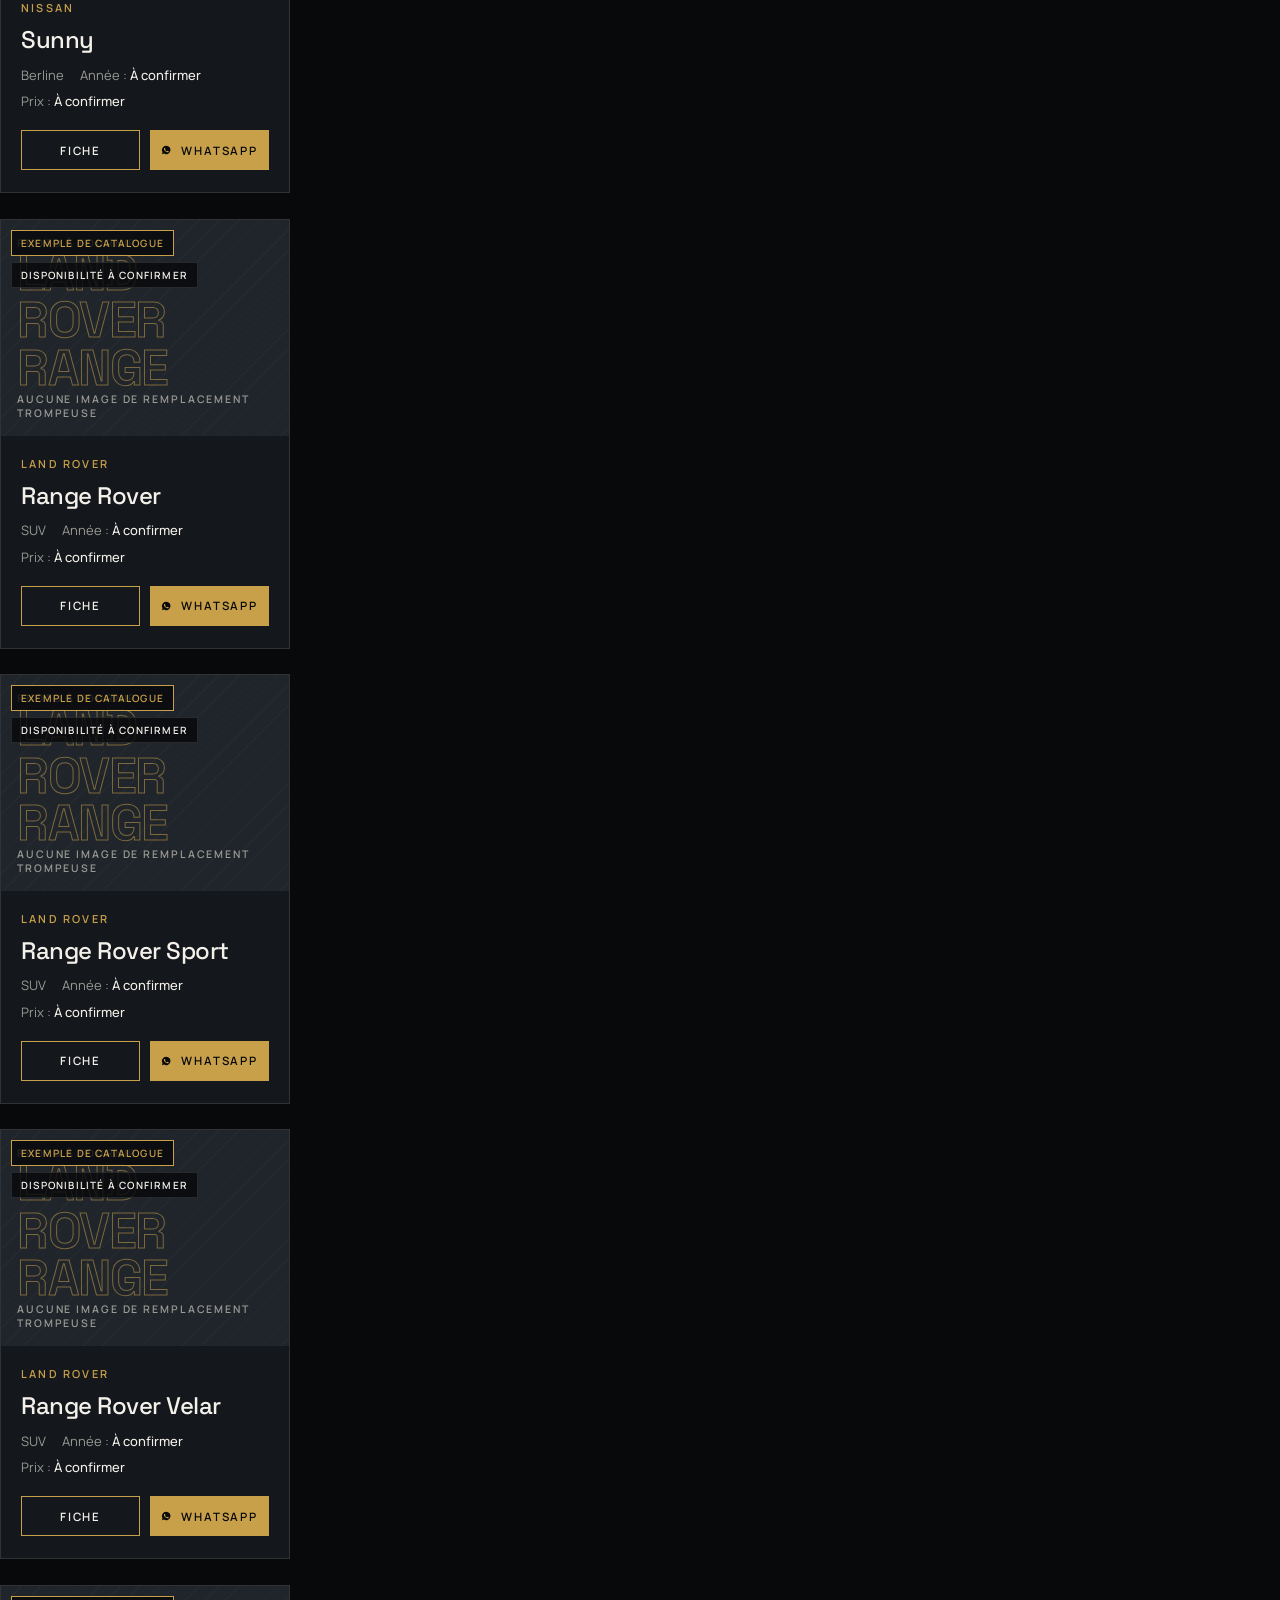
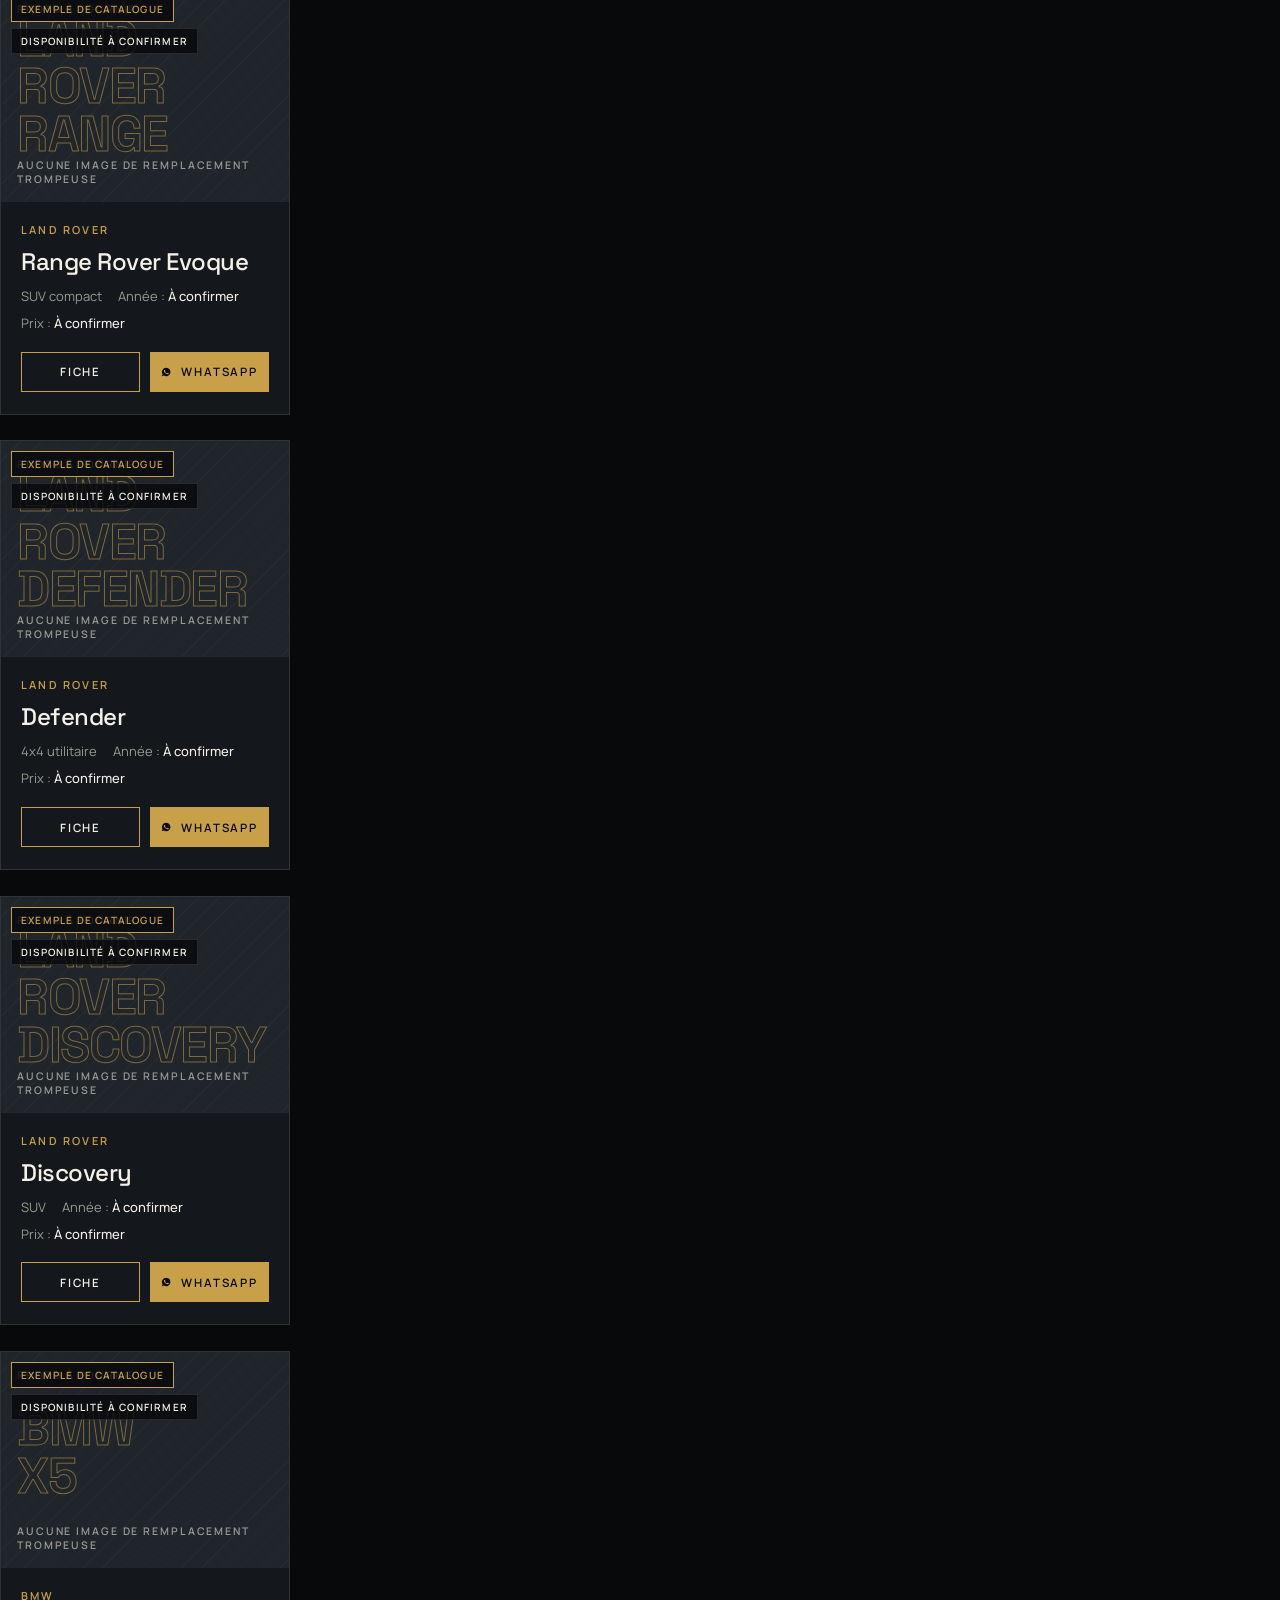
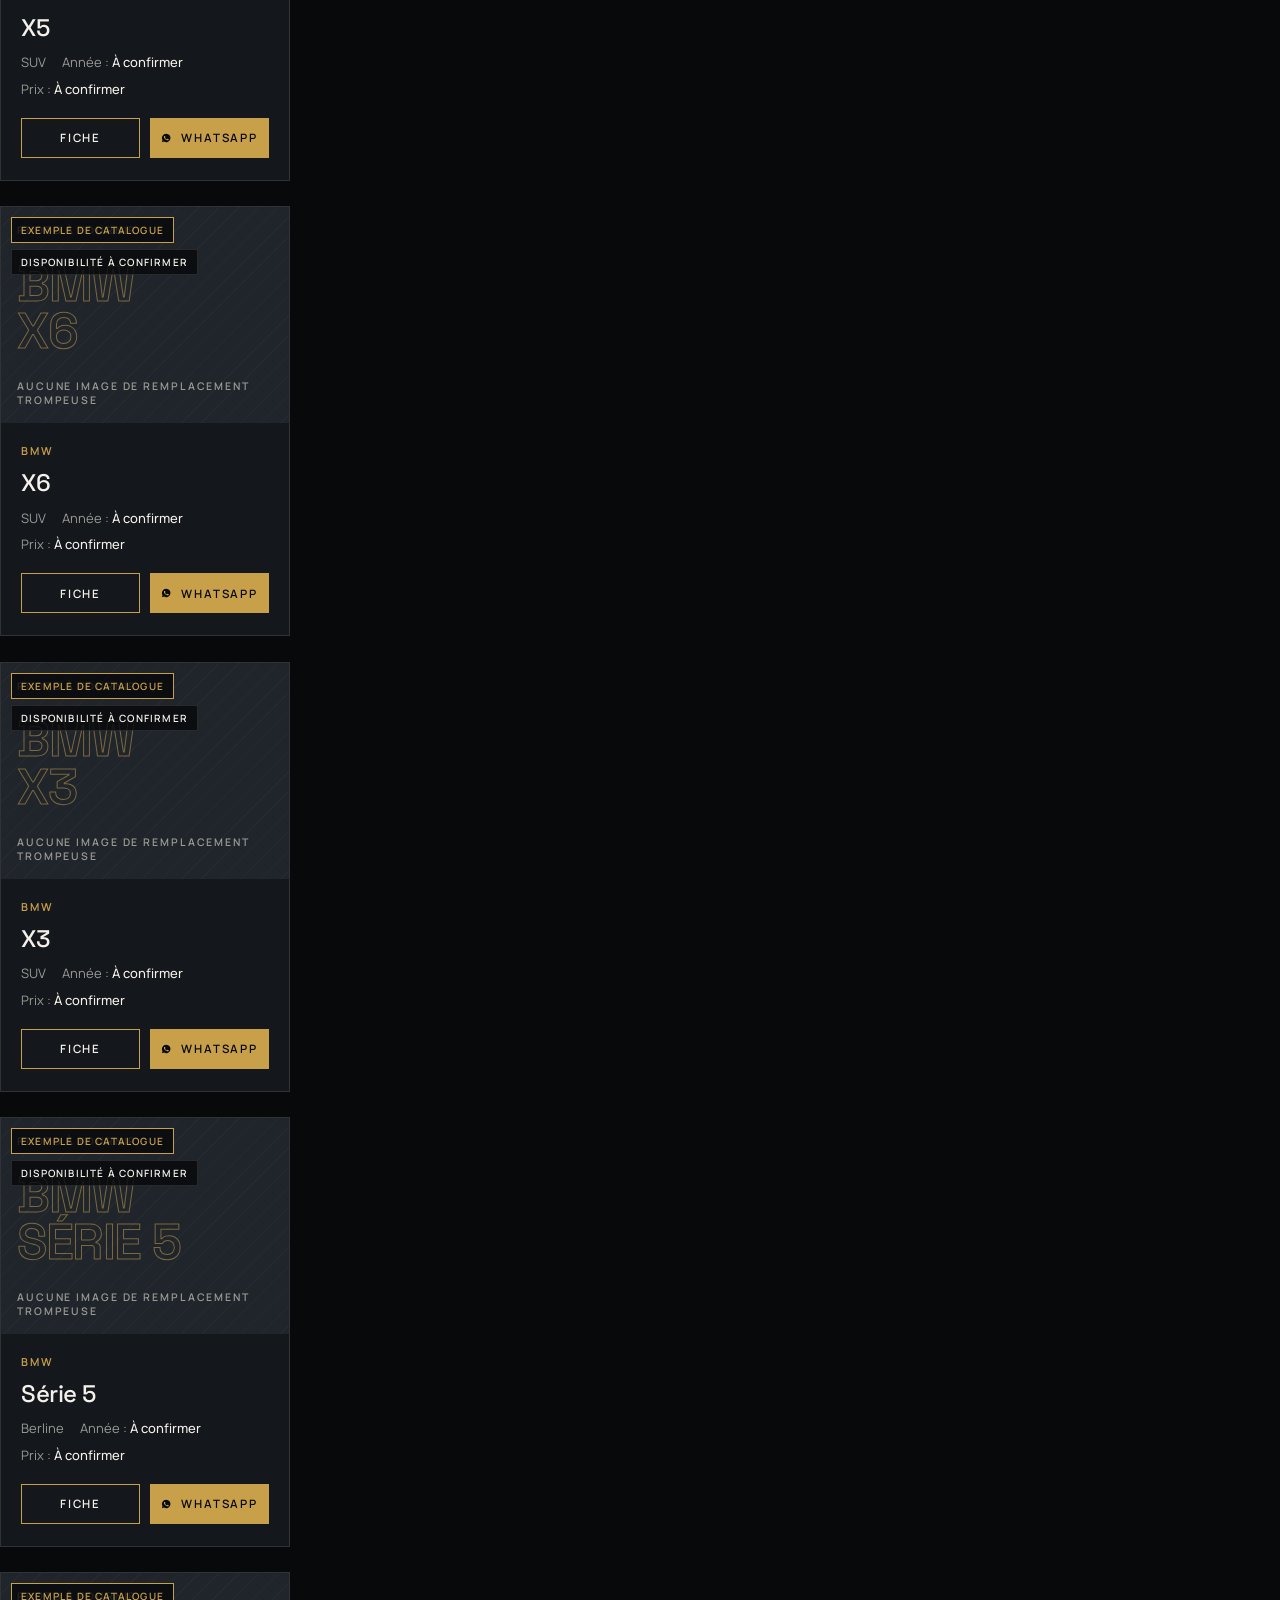
<file: showroom.html>
<!doctype html>
<html lang="fr">
<head>
<meta charset="utf-8">
<meta name="viewport" content="width=device-width,initial-scale=1,viewport-fit=cover">
<title>Showroom — Catalogue CongoMotors</title>
<meta name="description" content="Catalogue de véhicules CongoMotors : filtrez par marque, modèle, catégorie, année et budget.">
<meta name="theme-color" content="#08090B">
<link rel="icon" href="assets/congomotors-logo-reference.jpg">
<link rel="preload" href="assets/fonts/manrope-latin-wght-normal.woff2" as="font" type="font/woff2" crossorigin>
<link rel="preload" href="assets/fonts/space-grotesk-latin-wght-normal.woff2" as="font" type="font/woff2" crossorigin>
<link rel="stylesheet" href="css/style.css">
</head>
<body>
<a class="skip" href="#main">Aller au contenu</a>
<header id="hdr"></header>
<main id="main">
<section class="pagehead"><div class="wrap"><p class="eyebrow">Showroom</p><h1>Le catalogue</h1><p>Sélection de modèles proposés par CongoMotors.</p>
<div class="notice" style="margin-top:26px;max-width:80ch"><strong>Catalogue d'exemple.</strong> Les véhicules réels, prix, années, kilométrages et disponibilités ne sont pas encore confirmés : ils sont affichés « À confirmer ». Contactez-nous pour connaître l'offre du moment.</div></div></section>
<div class="wrap layout">
  <aside class="filters" id="filters" aria-label="Filtres">
    <div class="field"><label for="q">Recherche (marque, modèle)</label><input id="q" type="search" placeholder="Ex. Prado, Classe G…" autocomplete="off"></div>
    <div class="field"><label for="fbrand">Marque</label><select id="fbrand"><option value="">Toutes</option></select></div>
    <div class="field"><label for="fmodel">Modèle</label><select id="fmodel"><option value="">Tous</option></select></div>
    <div class="field"><span class="flabel">Catégorie</span><div class="chips" id="fcat"></div></div>
    <div class="field" id="yearBox"><label for="fyear">Année</label><select id="fyear"><option value="">Toutes</option></select><p class="fnote" id="yearNote"></p></div>
    <div class="field" id="budgetBox"><label for="fbud">Budget maximum (FCFA)</label><input id="fbud" type="number" min="0" step="500000" inputmode="numeric" placeholder="Ex. 25000000"><p class="fnote" id="budNote"></p></div>
    <button class="btn" type="button" id="reset">Réinitialiser</button>
  </aside>
  <div class="fclose"><button class="btn solid" style="width:100%" type="button" id="fclose">Voir les résultats</button></div>
  <section aria-label="Résultats">
    <div class="results-bar"><output id="count" aria-live="polite"></output><button class="btn sm fbtn" type="button" id="fopen" aria-controls="filters">Filtres</button></div>
    <div class="grid" id="grid"></div>
    <div class="empty" id="empty" hidden>Aucun véhicule ne correspond à ces critères. <a style="color:var(--gold);text-decoration:underline" href="recherche.html">Demandez une recherche personnalisée.</a></div>
  </section>
</div>
</main>
<footer id="ftr"></footer>
<script src="data/vehicles.js"></script>
<script src="data/images.js"></script>
<script src="js/store.js"></script>
<script src="js/common.js"></script>
<script src="js/showroom.js"></script>
</body>
</html>
</file>
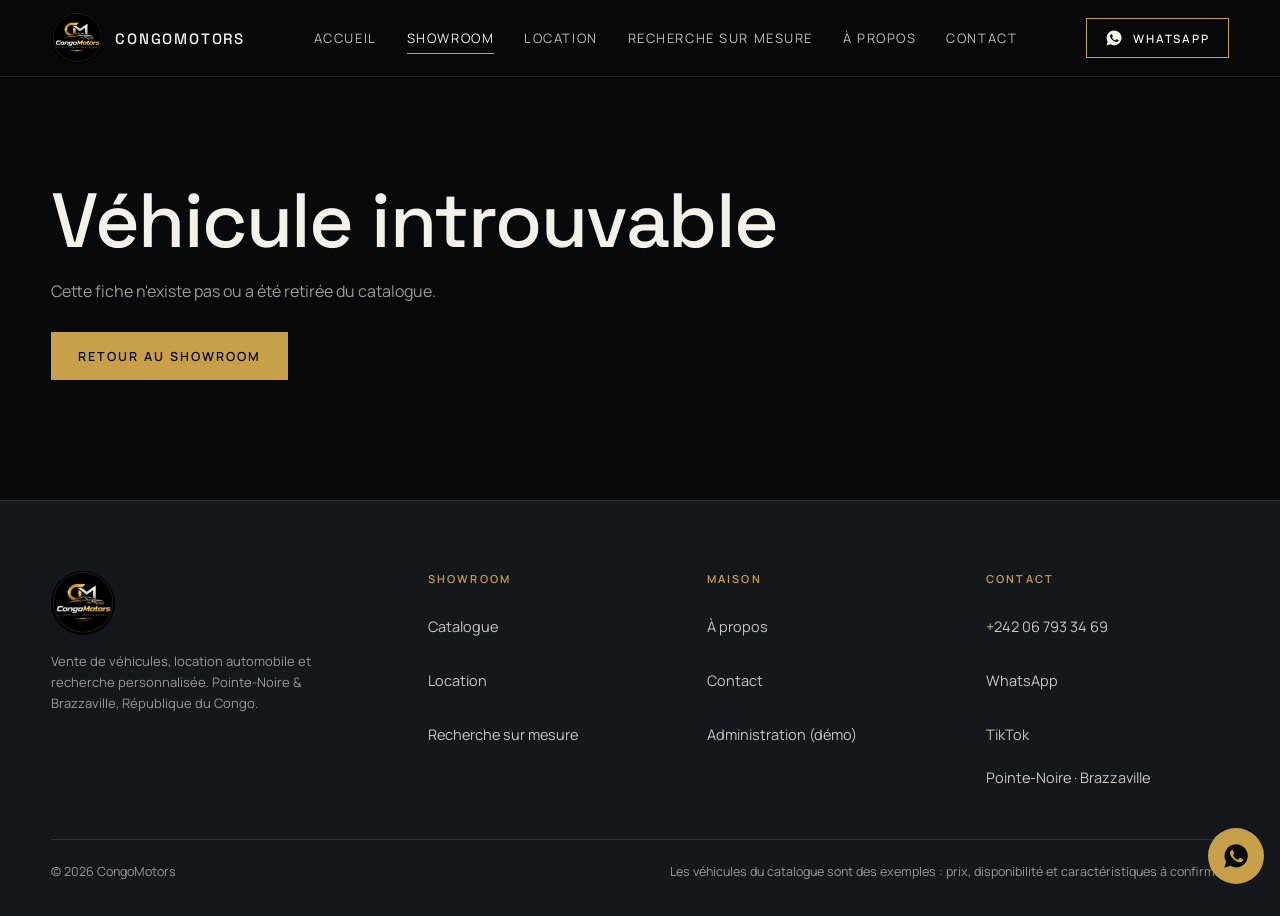
<file: vehicule.html>
<!doctype html>
<html lang="fr">
<head>
<meta charset="utf-8">
<meta name="viewport" content="width=device-width,initial-scale=1,viewport-fit=cover">
<title>Fiche véhicule — CongoMotors</title>
<meta name="description" content="Fiche détaillée d'un véhicule CongoMotors.">
<meta name="theme-color" content="#08090B">
<link rel="icon" href="assets/congomotors-logo-reference.jpg">
<link rel="preload" href="assets/fonts/manrope-latin-wght-normal.woff2" as="font" type="font/woff2" crossorigin>
<link rel="preload" href="assets/fonts/space-grotesk-latin-wght-normal.woff2" as="font" type="font/woff2" crossorigin>
<link rel="stylesheet" href="css/style.css">
</head>
<body>
<a class="skip" href="#main">Aller au contenu</a>
<header id="hdr"></header>
<main id="main">
<div class="wrap" id="vd"></div>
</main>
<footer id="ftr"></footer>
<script src="data/vehicles.js"></script>
<script src="data/images.js"></script>
<script src="js/store.js"></script>
<script src="js/common.js"></script>
<script src="js/vehicle.js"></script>
</body>
</html>
</file>
<file: css/style.css>
@font-face{font-family:"Manrope";src:url("../assets/fonts/manrope-latin-wght-normal.woff2") format("woff2");font-weight:200 800;font-display:swap}
@font-face{font-family:"Space Grotesk";src:url("../assets/fonts/space-grotesk-latin-wght-normal.woff2") format("woff2");font-weight:300 700;font-display:swap}
:root{--black:#08090B;--graphite:#20252B;--graphite-2:#14171B;--gold:#C9A04A;--ivory:#F4F1EA;--muted:#9a9a94;--line:rgba(244,241,234,.12);--ok:#7fb069;--radius:2px;--maxw:1320px;--gut:clamp(16px,4vw,56px);--ease:cubic-bezier(.2,.7,.1,1)}
*{box-sizing:border-box;margin:0;padding:0}
html{scroll-behavior:smooth;-webkit-text-size-adjust:100%}
body{background:var(--black);color:var(--ivory);font:400 16px/1.6 "Manrope",system-ui,sans-serif;overflow-x:hidden;min-height:100vh}
img,video{display:block;max-width:100%}
a{color:inherit;text-decoration:none}
button{font:inherit;color:inherit;background:none;border:0;cursor:pointer}
h1,h2,h3,h4{font-family:"Space Grotesk","Manrope",sans-serif;font-weight:500;line-height:1.05;letter-spacing:-.02em}
.wrap{max-width:var(--maxw);margin:0 auto;padding:0 var(--gut)}
.eyebrow{font:600 12px/1 "Manrope";letter-spacing:.22em;text-transform:uppercase;color:var(--gold);display:flex;align-items:center;gap:12px}
.eyebrow::before{content:"";width:28px;height:1px;background:var(--gold)}
.skip{position:absolute;left:-999px;top:8px;background:var(--gold);color:var(--black);padding:10px 16px;z-index:200}.skip:focus{left:8px}
:focus-visible{outline:2px solid var(--gold);outline-offset:3px}

/* Header */
.hdr{position:fixed;inset:0 0 auto 0;z-index:100;transition:background .4s,transform .4s var(--ease)}
.hdr.solid{background:rgba(8,9,11,.92);backdrop-filter:blur(10px);border-bottom:1px solid var(--line)}
.hdr-in{display:flex;align-items:center;justify-content:space-between;height:76px}
.brand{display:flex;align-items:center;gap:12px}
.brand img{width:52px;height:52px;border-radius:50%}
.brand span{font:500 15px "Space Grotesk";letter-spacing:.12em;text-transform:uppercase}
.nav{display:flex;gap:30px}
.nav a{font-size:13px;letter-spacing:.12em;text-transform:uppercase;position:relative;padding:8px 0;color:rgba(244,241,234,.78);transition:color .3s}
.nav a::after{content:"";position:absolute;left:0;right:0;bottom:2px;height:1px;background:var(--gold);transform:scaleX(0);transform-origin:left;transition:transform .45s var(--ease)}
.nav a:hover,.nav a[aria-current=page]{color:var(--ivory)}
.nav a:hover::after,.nav a[aria-current=page]::after{transform:scaleX(1)}
.hdr-cta{display:flex;gap:14px;align-items:center}
.burger{display:none;width:48px;height:48px;position:relative;z-index:130}
.burger i{position:absolute;left:12px;right:12px;height:1.5px;background:var(--ivory);transition:transform .45s var(--ease),opacity .2s}
.burger i:nth-child(1){top:19px}.burger i:nth-child(2){top:28px}
.menu-open .burger i:nth-child(1){transform:translateY(4.5px) rotate(45deg)}
.menu-open .burger i:nth-child(2){transform:translateY(-4.5px) rotate(-45deg)}
.drawer{position:fixed;inset:0;background:var(--black);z-index:120;display:flex;flex-direction:column;justify-content:center;padding:100px var(--gut) 40px;clip-path:inset(0 0 100% 0);visibility:hidden;transition:clip-path .7s var(--ease),visibility 0s .7s}
.menu-open .drawer{clip-path:inset(0 0 0 0);visibility:visible;transition:clip-path .7s var(--ease)}
.drawer a.dl{font:500 clamp(34px,9vw,56px) "Space Grotesk";letter-spacing:-.02em;padding:6px 0;display:block;border-bottom:1px solid var(--line);overflow:hidden}
.drawer a.dl small{font:600 11px "Manrope";color:var(--gold);letter-spacing:.2em;margin-right:14px;vertical-align:middle}
.drawer .drawer-foot{margin-top:28px;color:var(--muted);font-size:14px}
.menu-open{overflow:hidden}

/* Buttons */
.btn{display:inline-flex;align-items:center;justify-content:center;gap:10px;min-height:48px;padding:0 26px;font:600 12.5px "Manrope";letter-spacing:.16em;text-transform:uppercase;border:1px solid var(--gold);color:var(--ivory);position:relative;overflow:hidden;transition:color .4s,border-color .4s;isolation:isolate;cursor:pointer;background:transparent}
.btn::before{content:"";position:absolute;inset:0;background:var(--gold);transform:translateY(101%);transition:transform .5s var(--ease);z-index:-1}
.btn:hover{color:var(--black)}.btn:hover::before{transform:translateY(0)}
.btn.solid{background:var(--gold);color:var(--black)}
.btn.solid::before{background:var(--ivory)}
.btn.ghost{border-color:var(--line)}
.btn.sm{min-height:40px;padding:0 18px;font-size:11.5px}
.btn.wa svg{width:18px;height:18px;fill:currentColor}
.btn[disabled]{opacity:.4;pointer-events:none}

/* Hero */
.hero{position:relative;height:100svh;min-height:620px;overflow:hidden;background:#000;display:flex;align-items:flex-end}
.hero-media{position:absolute;inset:0}
.hero-media video,.hero-media .hero-poster{width:100%;height:100%;object-fit:cover}
.hero-fallback{position:absolute;inset:0;display:none;align-items:center;justify-content:center;background:var(--black)}
.hero.no-video .hero-fallback{display:flex}
.hero.no-video .hero-media video{display:none}
.hero-fallback .stage{position:absolute;left:50%;bottom:-30%;width:140vmax;height:140vmax;transform:translateX(-50%);border-radius:50%;border:1px solid rgba(201,160,74,.18)}
.hero-fallback .stage.s2{width:100vmax;height:100vmax;bottom:-22%;border-color:rgba(201,160,74,.28)}
.hero-fallback .stage.s3{width:64vmax;height:64vmax;bottom:-12%;border-color:rgba(201,160,74,.4)}
.hero-fallback img{width:clamp(120px,18vw,200px);border-radius:50%;position:relative;margin-top:-18vh}
.hero-shade{position:absolute;inset:0;background:linear-gradient(0deg,rgba(8,9,11,.92) 0,rgba(8,9,11,.15) 55%,rgba(8,9,11,.5) 100%);pointer-events:none}
.hero-body{position:relative;width:100%;padding-bottom:clamp(28px,6vh,64px)}
.hero h1{font-size:clamp(44px,9.5vw,148px);max-width:12ch;margin:18px 0 24px}
.hero h1 .ln{display:block;overflow:hidden;padding-bottom:.08em}
.hero h1 .ln>span{display:block}
.hero-row{display:flex;flex-wrap:wrap;gap:24px;justify-content:space-between;align-items:flex-end}
.hero p.lead{max-width:46ch;color:rgba(244,241,234,.8);font-size:clamp(15px,1.6vw,18px)}
.hero-actions{display:flex;gap:12px;flex-wrap:wrap}
.hero-ctrl{position:absolute;right:var(--gut);top:92px;display:flex;gap:10px;z-index:2}
.hero-ctrl button{border:1px solid var(--line);background:rgba(8,9,11,.5);min-height:44px;padding:0 16px;font:600 11.5px "Manrope";letter-spacing:.14em;text-transform:uppercase}
.hero-ctrl button:hover{border-color:var(--gold)}
.hero-note{position:absolute;left:var(--gut);top:92px;font-size:11.5px;letter-spacing:.14em;text-transform:uppercase;color:rgba(244,241,234,.55);display:none}
.hero.no-video .hero-note{display:block}
.scroll-cue{position:absolute;left:50%;bottom:14px;width:1px;height:34px;background:linear-gradient(var(--gold),transparent);transform-origin:top;animation:cue 2.4s var(--ease) infinite}
@keyframes cue{0%{transform:scaleY(0)}60%{transform:scaleY(1)}100%{transform:scaleY(1);opacity:0}}

/* Sections */
section.sec{padding:clamp(72px,11vw,160px) 0;position:relative}
.sec-head{display:flex;flex-wrap:wrap;justify-content:space-between;align-items:flex-end;gap:24px;margin-bottom:clamp(32px,5vw,64px)}
.sec-head h2{font-size:clamp(34px,5.6vw,84px);max-width:16ch;margin-top:16px}
.sec-head p{max-width:42ch;color:var(--muted)}
.mask{display:block;overflow:hidden;padding-bottom:.06em}.mask>span{display:block}
.band{border-block:1px solid var(--line);background:var(--graphite-2)}

/* Services */
.services{display:grid;grid-template-columns:repeat(3,1fr);border-top:1px solid var(--line)}
.svc{padding:36px 30px 40px 0;border-right:1px solid var(--line);position:relative;transition:background .5s;display:flex;flex-direction:column;gap:18px;min-height:340px}
.svc:not(:first-child){padding-left:30px}.svc:last-child{border-right:0}
.svc .n{font:500 13px "Space Grotesk";color:var(--gold);letter-spacing:.2em}
.svc h3{font-size:clamp(26px,2.8vw,40px)}
.svc p{color:var(--muted);flex:1}
.svc .more{font:600 12px "Manrope";letter-spacing:.16em;text-transform:uppercase;display:inline-flex;gap:10px;align-items:center}
.svc .more i{display:block;width:32px;height:1px;background:var(--gold);transition:width .5s var(--ease)}
.svc:hover .more i{width:60px}
.svc:hover{background:linear-gradient(90deg,transparent,rgba(201,160,74,.04))}

/* Cards / grid */
.grid{display:grid;grid-template-columns:repeat(auto-fill,minmax(290px,1fr));gap:clamp(18px,2vw,28px)}
.vcard{display:flex;flex-direction:column;background:var(--graphite-2);border:1px solid var(--line);transition:border-color .4s,transform .5s var(--ease);position:relative}
.vcard:hover,.vcard:focus-within{border-color:rgba(201,160,74,.55);transform:translateY(-4px)}
.vmedia{position:relative;aspect-ratio:4/3;overflow:hidden;background:var(--graphite)}
.vmedia img{width:100%;height:100%;object-fit:cover;transition:transform 1.1s var(--ease)}
.vcard:hover .vmedia img{transform:scale(1.05)}
.ph{position:absolute;inset:0;display:flex;flex-direction:column;justify-content:space-between;padding:16px;background:repeating-linear-gradient(135deg,rgba(244,241,234,.025) 0 1px,transparent 1px 14px),var(--graphite)}
.ph b{font:600 clamp(30px,4.2vw,50px)/.95 "Space Grotesk";letter-spacing:-.03em;color:transparent;-webkit-text-stroke:1px rgba(201,160,74,.55);text-transform:uppercase;overflow:hidden;word-break:break-word}
.ph small{font:600 10.5px "Manrope";letter-spacing:.18em;text-transform:uppercase;color:var(--muted)}
.ph.big b{font-size:clamp(46px,9vw,120px)}
.vbadges{position:absolute;left:10px;top:10px;display:flex;flex-direction:column;gap:6px;align-items:flex-start;z-index:2}
.badge{font:600 10px "Manrope";letter-spacing:.12em;text-transform:uppercase;padding:5px 9px;background:rgba(8,9,11,.82);border:1px solid var(--line);color:var(--ivory)}
.badge.gold{border-color:var(--gold);color:var(--gold)}
.vinfo{padding:20px 20px 22px;display:flex;flex-direction:column;gap:12px;flex:1}
.vinfo .brand-l{font:600 11px "Manrope";letter-spacing:.2em;text-transform:uppercase;color:var(--gold)}
.vinfo h3{font-size:24px}
.vmeta{display:flex;flex-wrap:wrap;gap:6px 16px;color:var(--muted);font-size:13px;margin-top:auto}
.vmeta b{color:var(--ivory);font-weight:500}
.vfoot{display:flex;gap:10px;margin-top:6px}
.vfoot .btn{flex:1;padding:0 10px}
.vlink{position:absolute;inset:0;z-index:1}
.vfoot{position:relative;z-index:2}

/* Showroom */
.pagehead{padding:150px 0 40px;border-bottom:1px solid var(--line)}
.pagehead h1{font-size:clamp(44px,8vw,120px);margin-top:18px}
.pagehead p{max-width:60ch;color:var(--muted);margin-top:22px}
.layout{display:grid;grid-template-columns:290px 1fr;gap:clamp(24px,4vw,56px);padding:40px 0 100px;align-items:start}
.filters{position:sticky;top:96px;display:flex;flex-direction:column;gap:20px}
.field{display:flex;flex-direction:column;gap:7px}
.field label,.flabel{font:600 11px "Manrope";letter-spacing:.16em;text-transform:uppercase;color:var(--muted)}
input,select,textarea{font:inherit;color:var(--ivory);background:var(--graphite-2);border:1px solid var(--line);padding:0 14px;min-height:48px;width:100%;border-radius:var(--radius);transition:border-color .3s;appearance:none;-webkit-appearance:none}
select{background-image:linear-gradient(45deg,transparent 50%,var(--gold) 50%),linear-gradient(135deg,var(--gold) 50%,transparent 50%);background-position:calc(100% - 20px) 21px,calc(100% - 15px) 21px;background-size:5px 5px;background-repeat:no-repeat;padding-right:36px}
textarea{padding:12px 14px;min-height:110px;resize:vertical}
input:focus,select:focus,textarea:focus{border-color:var(--gold);outline:0}
option{background:var(--graphite-2)}
.fnote{font-size:12px;color:var(--muted);line-height:1.5}
.chips{display:flex;flex-wrap:wrap;gap:8px}
.chip{min-height:40px;padding:0 14px;border:1px solid var(--line);font-size:13px;transition:all .3s}
.chip[aria-pressed=true]{background:var(--gold);color:var(--black);border-color:var(--gold)}
.results-bar{display:flex;justify-content:space-between;align-items:center;gap:14px;margin-bottom:22px;flex-wrap:wrap}
.results-bar output{color:var(--muted);font-size:14px}
.fbtn{display:none}
.empty{padding:70px 20px;text-align:center;border:1px dashed var(--line);color:var(--muted)}
.notice{border:1px solid rgba(201,160,74,.4);background:rgba(201,160,74,.06);padding:16px 20px;font-size:14px;color:rgba(244,241,234,.85)}
.notice strong{color:var(--gold);font-weight:600}

/* Vehicle detail */
.vd{display:grid;grid-template-columns:1.25fr 1fr;gap:clamp(28px,4vw,72px);padding:140px 0 90px;align-items:start}
.gal-main{position:relative;aspect-ratio:4/3;background:var(--graphite);overflow:hidden;border:1px solid var(--line)}
.gal-main img{width:100%;height:100%;object-fit:cover}
.gal-main .ph{padding:24px}
.thumbs{display:grid;grid-template-columns:repeat(4,1fr);gap:10px;margin-top:10px}
.thumbs button{aspect-ratio:4/3;border:1px solid var(--line);overflow:hidden;background:var(--graphite);position:relative;font:600 10px "Manrope";letter-spacing:.14em;text-transform:uppercase;color:var(--muted)}
.thumbs button[aria-current=true]{border-color:var(--gold)}
.thumbs img{width:100%;height:100%;object-fit:cover}
.thumbs button.slot{border-style:dashed}
.vd h1{font-size:clamp(38px,5vw,76px);margin:14px 0 22px}
.spec{width:100%;border-collapse:collapse;margin:26px 0}
.spec th,.spec td{padding:14px 0;border-bottom:1px solid var(--line);text-align:left;font-size:15px}
.spec th{font:600 11px "Manrope";letter-spacing:.16em;text-transform:uppercase;color:var(--muted);width:42%}
.spec td.tbc{color:var(--muted);font-style:italic}
.actions{display:flex;gap:12px;flex-wrap:wrap;margin-top:24px}
.crumbs{font-size:12px;letter-spacing:.14em;text-transform:uppercase;color:var(--muted)}
.crumbs a:hover{color:var(--gold)}

/* Forms */
.formgrid{display:grid;grid-template-columns:1fr 1fr;gap:18px}
.formgrid .full{grid-column:1/-1}
.two{display:grid;grid-template-columns:1fr 1.1fr;gap:clamp(28px,5vw,90px);padding:60px 0 110px;align-items:start}
.card{border:1px solid var(--line);background:var(--graphite-2);padding:clamp(22px,3vw,40px)}
.status{margin-top:16px;padding:14px 16px;border:1px solid var(--line);font-size:14px;display:none}
.status.show{display:block}
.status a{color:var(--gold);text-decoration:underline}
.list-plain{list-style:none;border-top:1px solid var(--line)}
.list-plain li{padding:18px 0;border-bottom:1px solid var(--line);display:flex;justify-content:space-between;gap:16px;flex-wrap:wrap}
.list-plain li span:first-child{color:var(--muted);font:600 11px "Manrope";letter-spacing:.16em;text-transform:uppercase}
.steps{counter-reset:s;list-style:none;display:grid;gap:0;border-top:1px solid var(--line)}
.steps li{counter-increment:s;padding:22px 0 22px 64px;border-bottom:1px solid var(--line);position:relative;color:var(--muted)}
.steps li::before{content:"0" counter(s);position:absolute;left:0;top:22px;font:500 15px "Space Grotesk";color:var(--gold)}
.steps li b{display:block;color:var(--ivory);font:500 20px "Space Grotesk";margin-bottom:4px}

/* Admin */
.admin-bar{display:flex;gap:10px;flex-wrap:wrap;margin:22px 0}
.tabs{display:flex;gap:6px;border-bottom:1px solid var(--line);margin-bottom:26px;flex-wrap:wrap}
.tabs button{min-height:48px;padding:0 22px;font:600 12px "Manrope";letter-spacing:.14em;text-transform:uppercase;color:var(--muted);border-bottom:2px solid transparent}
.tabs button[aria-selected=true]{color:var(--ivory);border-color:var(--gold)}
.tbl-wrap{overflow-x:auto;border:1px solid var(--line)}
table.tbl{width:100%;border-collapse:collapse;min-width:720px;font-size:14px}
.tbl th,.tbl td{padding:12px 14px;text-align:left;border-bottom:1px solid var(--line);vertical-align:middle}
.tbl th{font:600 11px "Manrope";letter-spacing:.14em;text-transform:uppercase;color:var(--muted);background:var(--graphite-2)}
.tbl td.act{white-space:nowrap}
.tbl td.act button{padding:8px 10px;min-height:40px;color:var(--gold);font-size:13px}
.tbl td.act button.del{color:#d97b6f}
dialog{background:var(--graphite-2);color:var(--ivory);border:1px solid var(--gold);padding:0;max-width:min(760px,94vw);width:100%;max-height:92vh;overflow:auto;margin:auto}
dialog::backdrop{background:rgba(0,0,0,.75)}
dialog form{padding:clamp(20px,3vw,36px)}
dialog h3{font-size:28px;margin-bottom:20px}
.imgs-edit{display:flex;gap:10px;flex-wrap:wrap}
.imgs-edit .im{position:relative;width:96px;height:72px;border:1px solid var(--line)}
.imgs-edit img{width:100%;height:100%;object-fit:cover}
.imgs-edit .im button{position:absolute;top:-8px;right:-8px;background:var(--black);border:1px solid var(--line);width:28px;height:28px;border-radius:50%;font-size:14px}

/* Footer */
.ftr{border-top:1px solid var(--line);padding:70px 0 34px;background:var(--graphite-2)}
.ftr-grid{display:grid;grid-template-columns:1.4fr 1fr 1fr 1fr;gap:36px}
.ftr h4{font:600 11px "Manrope";letter-spacing:.2em;text-transform:uppercase;color:var(--gold);margin-bottom:18px}
.ftr ul{list-style:none;display:grid;gap:10px;color:rgba(244,241,234,.8);font-size:14.5px}
.ftr a:hover{color:var(--gold)}
.ftr .brand img{width:64px;height:64px}
.ftr p.small{color:var(--muted);font-size:13px;margin-top:16px;max-width:34ch}
.legal{margin-top:50px;padding-top:22px;border-top:1px solid var(--line);display:flex;justify-content:space-between;gap:12px;flex-wrap:wrap;color:var(--muted);font-size:12.5px}
.wa-float{position:fixed;right:16px;bottom:16px;z-index:90;width:56px;height:56px;border-radius:50%;background:var(--gold);color:var(--black);display:grid;place-items:center;transition:transform .4s var(--ease)}
.wa-float:hover{transform:scale(1.08)}
.wa-float svg{width:28px;height:28px;fill:currentColor}

/* Reveal base (JS adds .js) */
.js [data-img-reveal]{clip-path:inset(0 0 100% 0)}
.js [data-img-reveal].in{clip-path:inset(0 0 0 0);transition:clip-path 1.1s var(--ease)}
.js [data-rv]{opacity:0}
.js [data-rv].in{opacity:1;transition:opacity .8s var(--ease)}

/* Responsive */
@media (max-width:1024px){
 .nav,.hdr-cta .btn{display:none}.burger{display:block}
 .services{grid-template-columns:1fr}
 .svc,.svc:not(:first-child){padding:28px 0;border-right:0;border-bottom:1px solid var(--line);min-height:0}
 .vd,.two{grid-template-columns:1fr}
 .layout{grid-template-columns:1fr}
 .filters{position:fixed;inset:0;z-index:140;background:var(--black);padding:84px var(--gut) 110px;overflow-y:auto;transform:translateY(100%);visibility:hidden;transition:transform .6s var(--ease),visibility 0s .6s}
 .filters.open{transform:none;visibility:visible;transition:transform .6s var(--ease)}
 .fbtn{display:inline-flex}
 .fclose{position:fixed;left:0;right:0;bottom:0;padding:14px var(--gut);background:var(--black);border-top:1px solid var(--line);z-index:141;display:none}
 .filters.open+.fclose,.filters.open .fclose{display:block}
 .ftr-grid{grid-template-columns:1fr 1fr}
}
@media (max-width:640px){
 .formgrid{grid-template-columns:1fr}
 .ftr-grid{grid-template-columns:1fr}
 .grid{grid-template-columns:1fr}
 .hero h1{font-size:clamp(40px,13vw,72px)}
 .hero-ctrl{top:84px}
 .thumbs{grid-template-columns:repeat(4,1fr)}
 .vd{padding-top:110px}
 .brand span{font-size:13px}
 .legal{flex-direction:column}
}
@media (hover:none){
 .vcard:hover{transform:none}
 .vcard:active{border-color:var(--gold)}
 .btn:hover::before{transform:translateY(101%)}.btn:hover{color:var(--ivory)}.btn.solid:hover{color:var(--black)}
 .btn:active::before{transform:translateY(0)}.btn:active{color:var(--black)}
}
@media (prefers-reduced-motion:reduce){
 *,*::before,*::after{animation:none!important;transition-duration:.01ms!important;scroll-behavior:auto!important}
 .js [data-img-reveal],.js [data-rv]{opacity:1;clip-path:none}
}

/* correctifs QA : pas de débordement horizontal (animations d'entrée), cibles tactiles >=44px */
html,body{overflow-x:clip}
.svc{overflow:hidden}
a.more{display:inline-flex;align-items:center;min-height:44px}
.ftr li a,.ftr .legal a,.crumbs a{display:inline-flex;align-items:center;min-height:44px}
.list-plain a{display:inline-flex;align-items:center;min-height:44px}
/* logo de repli : à droite du titre, jamais dessous */
.hero-fallback img{position:absolute;right:9vw;top:46%;margin:0;transform:translateY(-50%)}
@media (max-width:900px){.hero-fallback img{right:auto;left:50%;top:17%;width:84px;transform:translateX(-50%)}}
</file>
